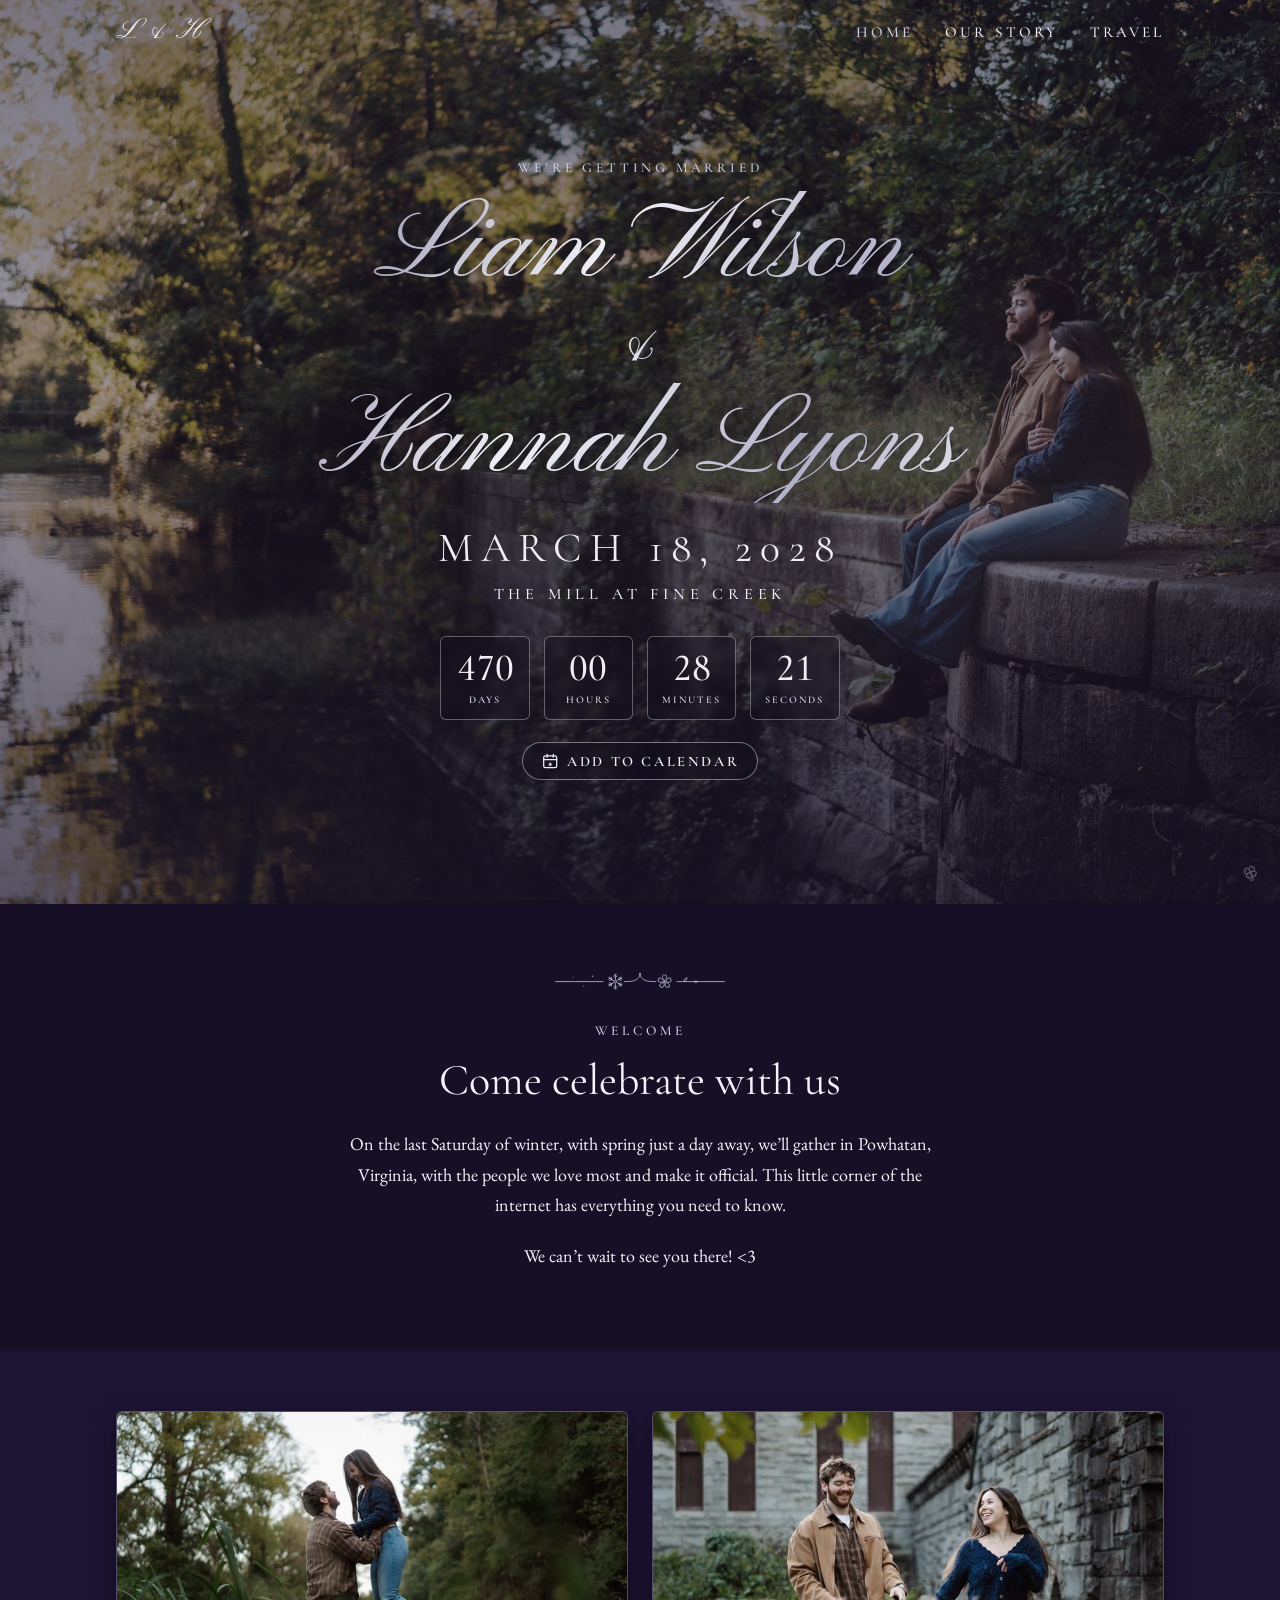
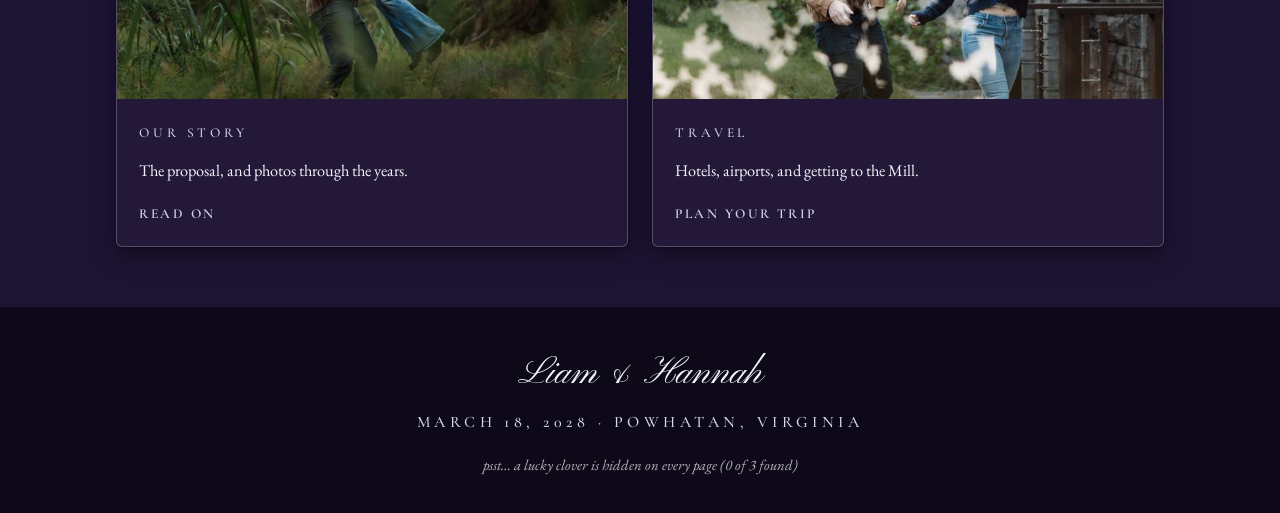
<file: index.html>
<!doctype html>
<html lang="en" class="no-js">
<head>
  <meta charset="utf-8">
  <meta name="viewport" content="width=device-width, initial-scale=1">
  <title>Liam & Hannah · March 18, 2028</title>
  <meta name="description" content="Liam Wilson and Hannah Lyons are getting married on March 18, 2028 at The Mill at Fine Creek.">
  <meta property="og:type" content="website">
  <meta property="og:site_name" content="Liam &amp; Hannah">
  <meta property="og:title" content="Liam &amp; Hannah · March 18, 2028">
  <meta property="og:description" content="We&#x27;re getting married! Saturday, March 18, 2028 at The Mill at Fine Creek in Powhatan, Virginia.">
  <meta property="og:url" content="https://liamandhannah.com/">
  <meta property="og:image" content="https://liamandhannah.com/img/share/home.jpg">
  <meta property="og:image:width" content="1200">
  <meta property="og:image:height" content="630">
  <meta property="og:image:alt" content="Liam and Hannah sitting together on an old stone canal wall at golden hour">
  <meta name="twitter:card" content="summary_large_image">
  <meta name="theme-color" content="#160F26">
  <link rel="icon" href="img/favicon.svg" type="image/svg+xml">
  <link rel="preconnect" href="https://fonts.googleapis.com">
  <link rel="preconnect" href="https://fonts.gstatic.com" crossorigin>
  <link href="https://fonts.googleapis.com/css2?family=Cormorant+Garamond:ital,wght@0,300;0,400;0,500;0,600;1,400&family=EB+Garamond:ital@0;1&family=Pinyon+Script&display=swap" rel="stylesheet">
  <script>(function () { var w = 0; function lock() { if (innerWidth === w) return; w = innerWidth; document.documentElement.style.setProperty("--app-h", innerHeight + "px"); } lock(); addEventListener("resize", lock); })();</script>
  <link rel="stylesheet" href="css/style.css?v=20261127a">
</head>
<body>
  <header class="site-header">
    <nav class="nav" aria-label="Main">
      <a class="nav-brand" href="./">L &amp; H</a>
      <button class="nav-toggle" aria-expanded="false" aria-controls="nav-links">Menu</button>
      <ul class="nav-links" id="nav-links">
        <li><a href="./" aria-current="page">Home</a></li>
        <li><a href="story.html">Our Story</a></li>
        <!-- hidden for now: <li><a href="party.html">Wedding Party</a></li> -->
        <!-- hidden for now: <li><a href="details.html">Details</a></li> -->
        <li><a href="travel.html">Travel</a></li>
        <!-- hidden for now: <li><a href="registry.html">Honeymoon Fund</a></li> -->
      </ul>
    </nav>
  </header>

  <main>
    <section class="hero">
      <img src="img/site/photo-0028.jpg" alt="Liam and Hannah sitting together on an old stone canal wall at golden hour" fetchpriority="high" style="object-position: 91% 45%">
      <div class="hero-inner">
        <span class="eyebrow">We’re getting married</span>
        <h1><span class="hero-name">Liam Wilson</span><span class="amp">&amp;</span><span class="hero-name">Hannah Lyons</span></h1>
        <p class="hero-meta">
          <span class="hero-date">March 18, 2028</span>
          <span>The Mill at Fine Creek</span>
        </p>
        <div class="countdown" data-countdown="2028-03-18T16:30:00-04:00" role="timer" aria-label="Countdown to the ceremony, March 18, 2028 at 4:30 pm">
          <div class="cd-unit"><span class="cd-num" data-unit="days">&ndash;</span><span class="cd-label">Days</span></div>
          <div class="cd-unit"><span class="cd-num" data-unit="hours">&ndash;</span><span class="cd-label">Hours</span></div>
          <div class="cd-unit"><span class="cd-num" data-unit="minutes">&ndash;</span><span class="cd-label">Minutes</span></div>
          <div class="cd-unit"><span class="cd-num" data-unit="seconds">&ndash;</span><span class="cd-label">Seconds</span></div>
        </div>
        <div class="hero-actions">
        <div class="cal-menu on-photo" data-cal-menu>
          <button class="cal-toggle" type="button" aria-expanded="false" aria-controls="cal-options-home">
            <svg viewBox="0 0 24 24" aria-hidden="true"><rect x="3.5" y="5" width="17" height="15.5" rx="2.5"/><path d="M3.5 10h17M8 3v4M16 3v4"/><path d="M12 13.2l.9 1.8 2 .3-1.45 1.4.35 2-1.8-.95-1.8.95.35-2-1.45-1.4 2-.3z" class="cal-star"/></svg>
            Add to calendar
          </button>
          <div class="cal-options" id="cal-options-home" hidden>
            <a href="liam-and-hannah-wedding.ics?v=2" download="liam-and-hannah-wedding.ics">Apple / Outlook</a>
            <a href="https://calendar.google.com/calendar/render?action=TEMPLATE&amp;text=Liam%20%26%20Hannah%27s%20Wedding&amp;dates=20280318T200000Z/20280319T030000Z&amp;details=Guests%20arrive%20at%204%3A00%20pm%2C%20ceremony%20at%204%3A30%20pm.%20Details%3A%20https%3A//liamandhannah.com/&amp;location=The%20Mill%20at%20Fine%20Creek%2C%20Powhatan%2C%20VA" target="_blank" rel="noopener">Google Calendar</a>
          </div>
        </div>
        </div>
      </div>
    </section>

    <section>
      <div class="narrow center reveal">
        <svg class="flourish" viewBox="0 0 200 40" aria-hidden="true"><use href="img/botanical.svg?v=20261102k#spring"></use></svg>
        <span class="eyebrow">Welcome</span>
        <h2>Come celebrate with us</h2>
        <p>On the last Saturday of winter, with spring just a day away, we’ll gather in Powhatan, Virginia, with the people we love most and make it official. This little corner of the internet has everything you need to know.</p>
        <p>We can’t wait to see you there! &lt;3</p>
      </div>
    </section>

    <section class="section-mist">
      <div class="wrap">
        <div class="grid link-cards">
          <a class="card reveal" href="story.html">
            <img src="img/site/thumbs/photo-0018.jpg" alt="" loading="lazy" style="object-position: 60% 40%">
            <div class="card-body">
              <span class="eyebrow">Our Story</span>
              <p>The proposal, and photos through the years.</p>
              <span class="more">Read on</span>
            </div>
          </a>
          <!-- hidden for now:
          <a class="card reveal" href="party.html">
            <img src="img/site/thumbs/photo-0058.jpg" alt="" loading="lazy" style="object-position: 50% 45%">
            <div class="card-body">
              <span class="eyebrow">Wedding Party</span>
              <p>Meet Team Hannah and Team Liam.</p>
              <span class="more">Meet the crew</span>
            </div>
          </a>
          -->
          <!-- hidden for now:
          <a class="card reveal" href="details.html">
            <img src="img/site/thumbs/photo-0036.jpg" alt="" loading="lazy">
            <div class="card-body">
              <span class="eyebrow">The Details</span>
              <p>Date, venue, and the schedule of the day.</p>
              <span class="more">See the day</span>
            </div>
          </a>
          -->
          <a class="card reveal" href="travel.html">
            <img src="img/site/thumbs/photo-0024.jpg" alt="" loading="lazy">
            <div class="card-body">
              <span class="eyebrow">Travel</span>
              <p>Hotels, airports, and getting to the Mill.</p>
              <span class="more">Plan your trip</span>
            </div>
          </a>
          <!-- hidden for now:
          <a class="card reveal" href="registry.html">
            <img src="img/site/thumbs/photo-0061.jpg" alt="" loading="lazy" style="object-position: 50% 32%">
            <div class="card-body">
              <span class="eyebrow">Honeymoon Fund</span>
              <p>Help us make a few honeymoon memories.</p>
              <span class="more">Contribute</span>
            </div>
          </a>
          -->
        </div>
      </div>
    </section>
  </main>

  <footer class="site-footer">
    <div class="script">Liam &amp; Hannah</div>
    <p class="eyebrow">March 18, 2028 · Powhatan, Virginia</p>
  </footer>

  <script src="js/main.js?v=20261127a"></script>
</body>
</html>
</file>
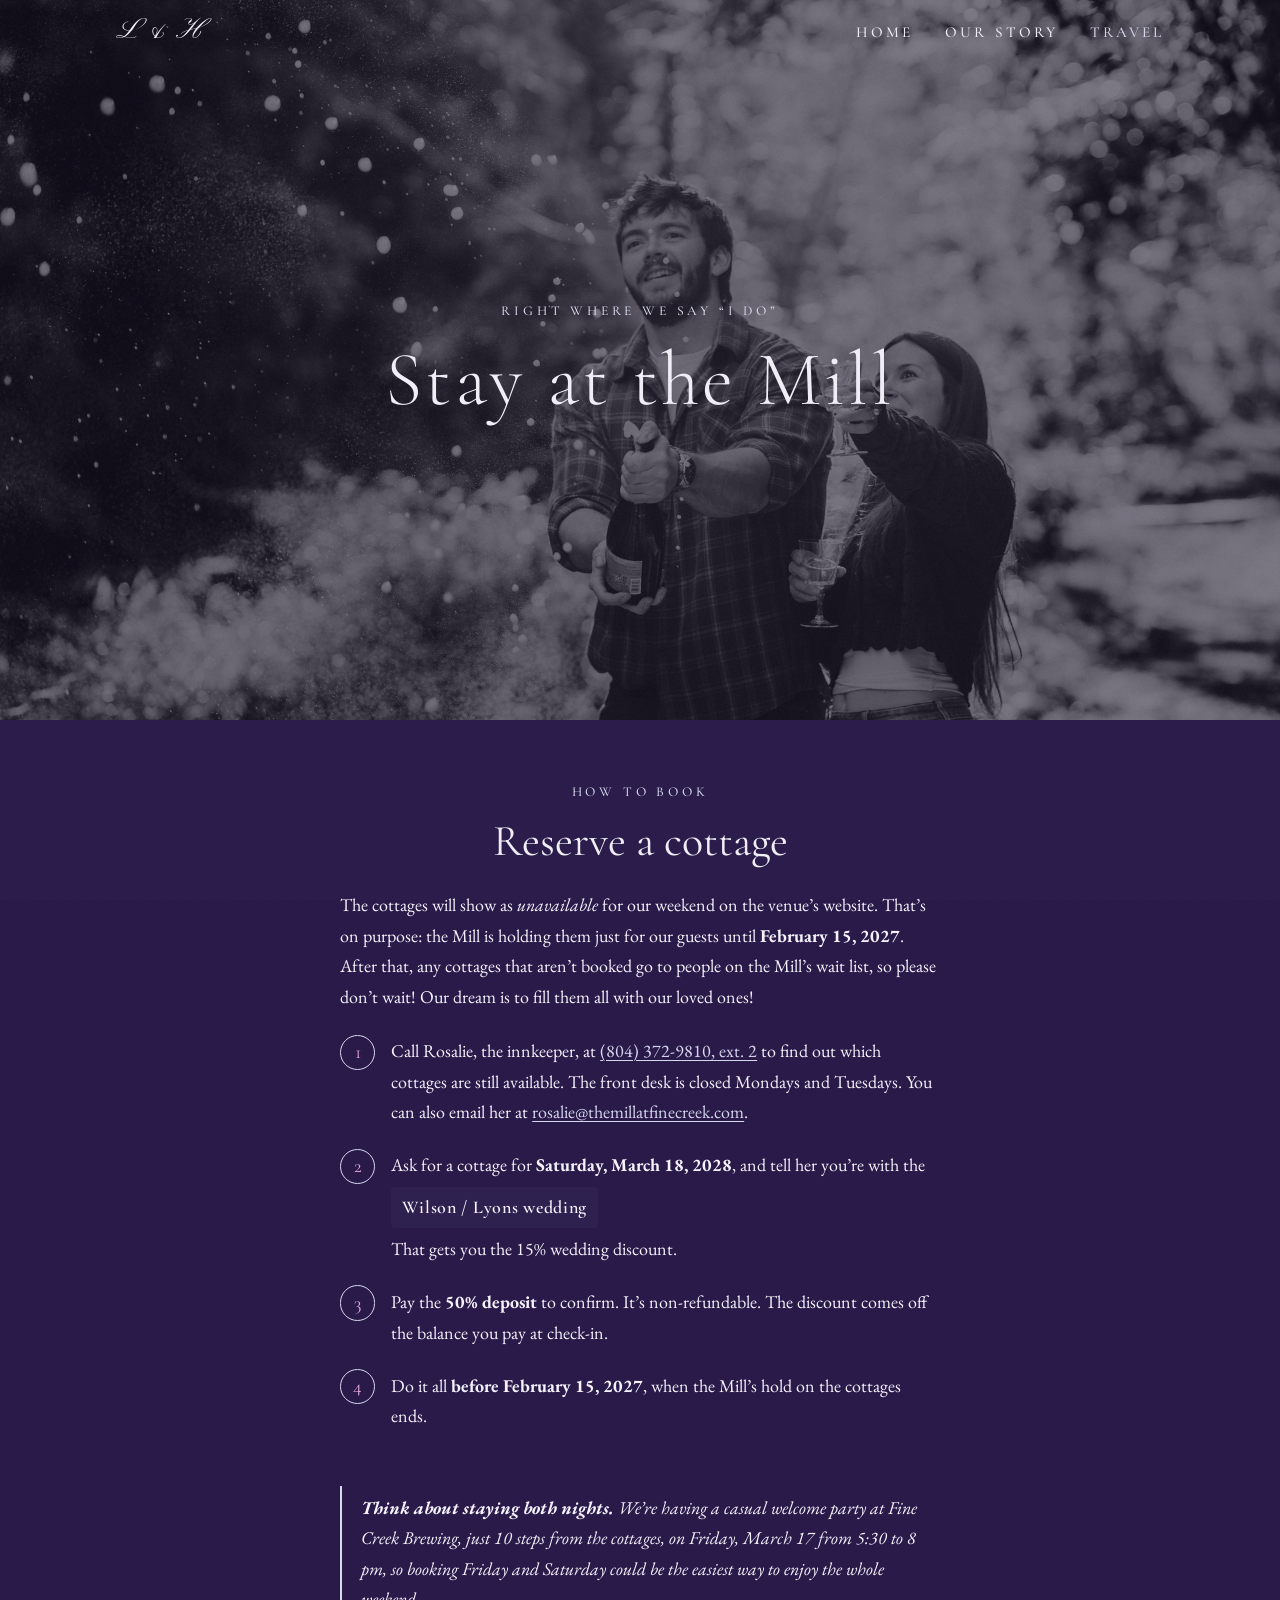
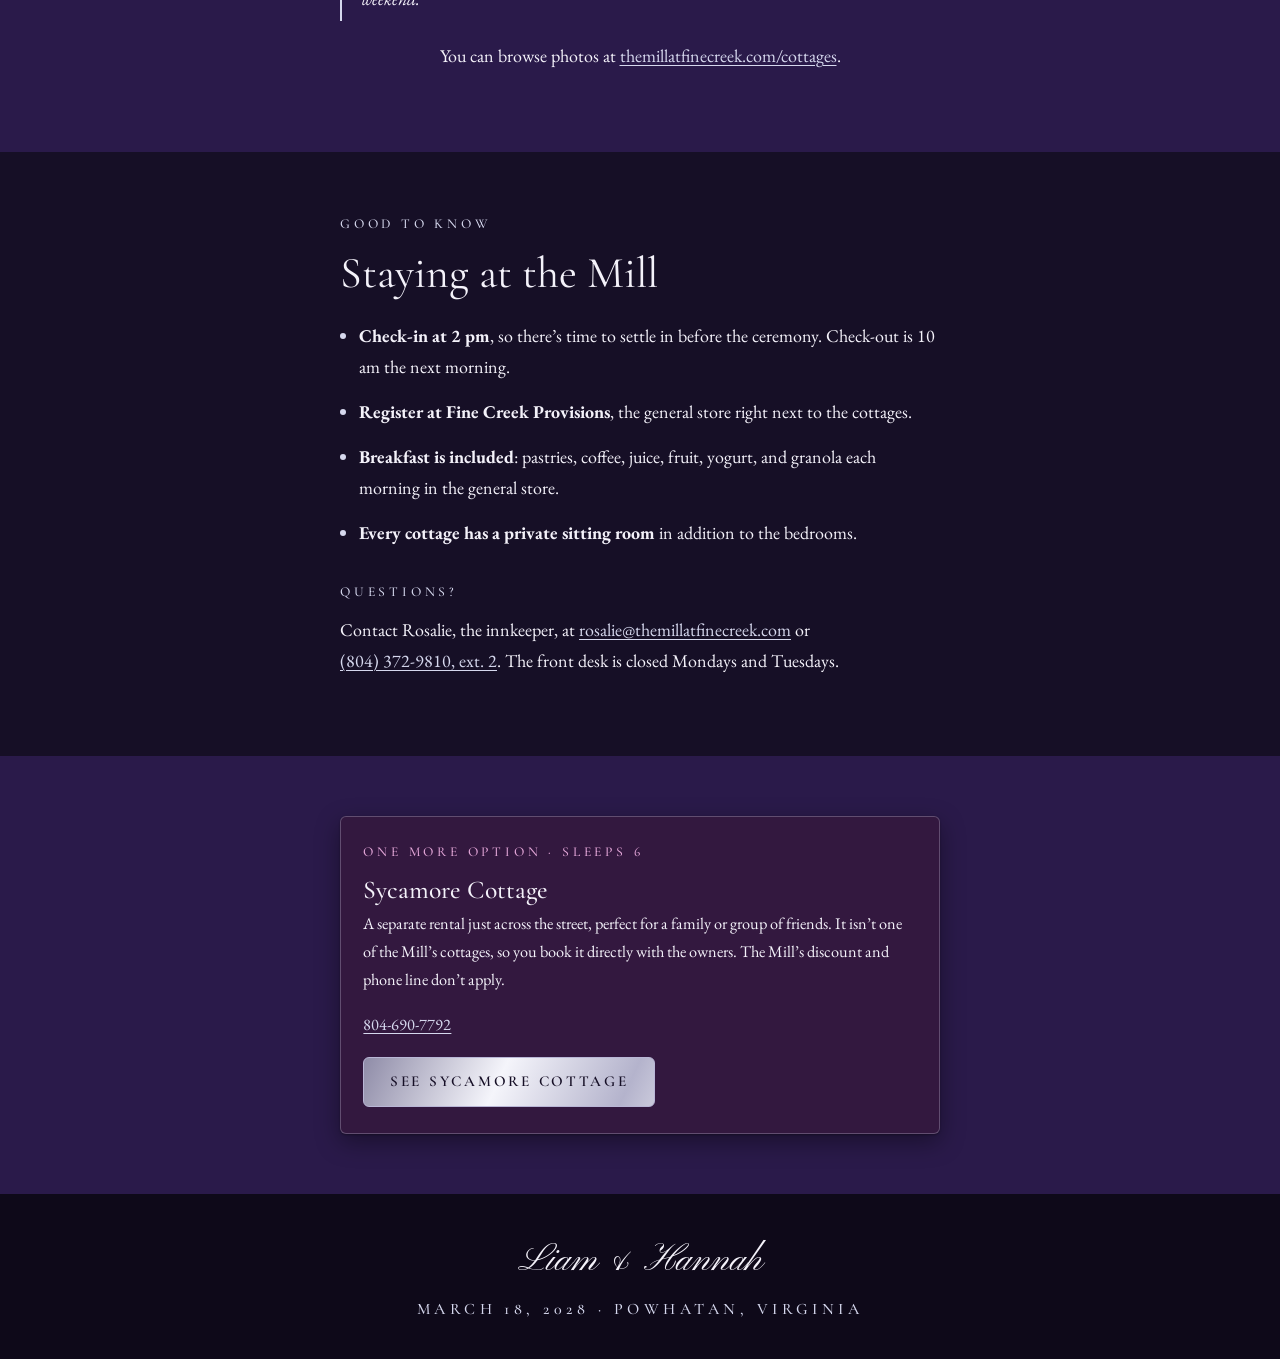
<file: cottages-8fd2a997fd810f79.html>
<!doctype html>
<html lang="en">
<head>
  <meta charset="utf-8">
  <meta name="robots" content="noindex">
  <title>Stay at the Mill · Liam &amp; Hannah</title>
  <link rel="canonical" href="https://liamandhannah.com/cottages.html">
  <meta http-equiv="refresh" content="0; url=cottages.html">
  <script>location.replace("cottages.html" + location.hash);</script>
</head>
<body>
  <p>This page has moved to <a href="cottages.html">Stay at the Mill</a>.</p>
</body>
</html>
</file>
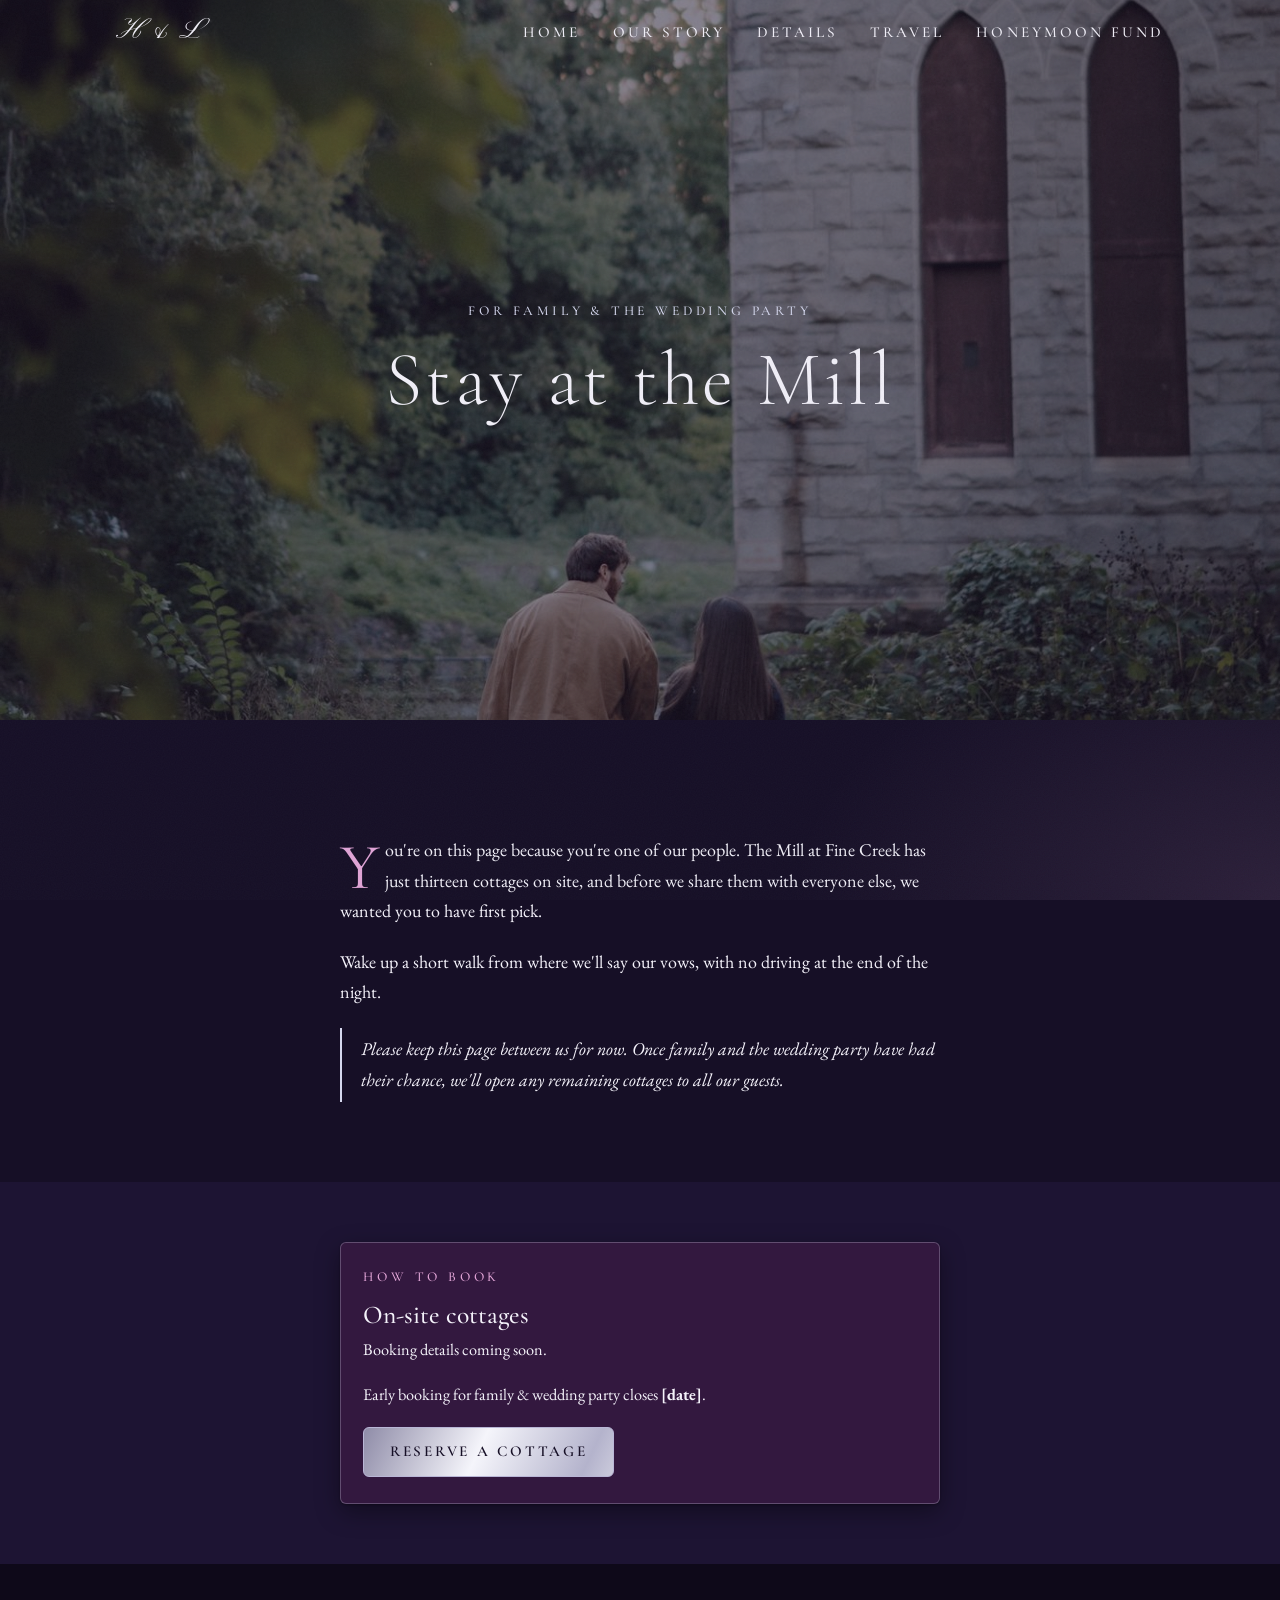
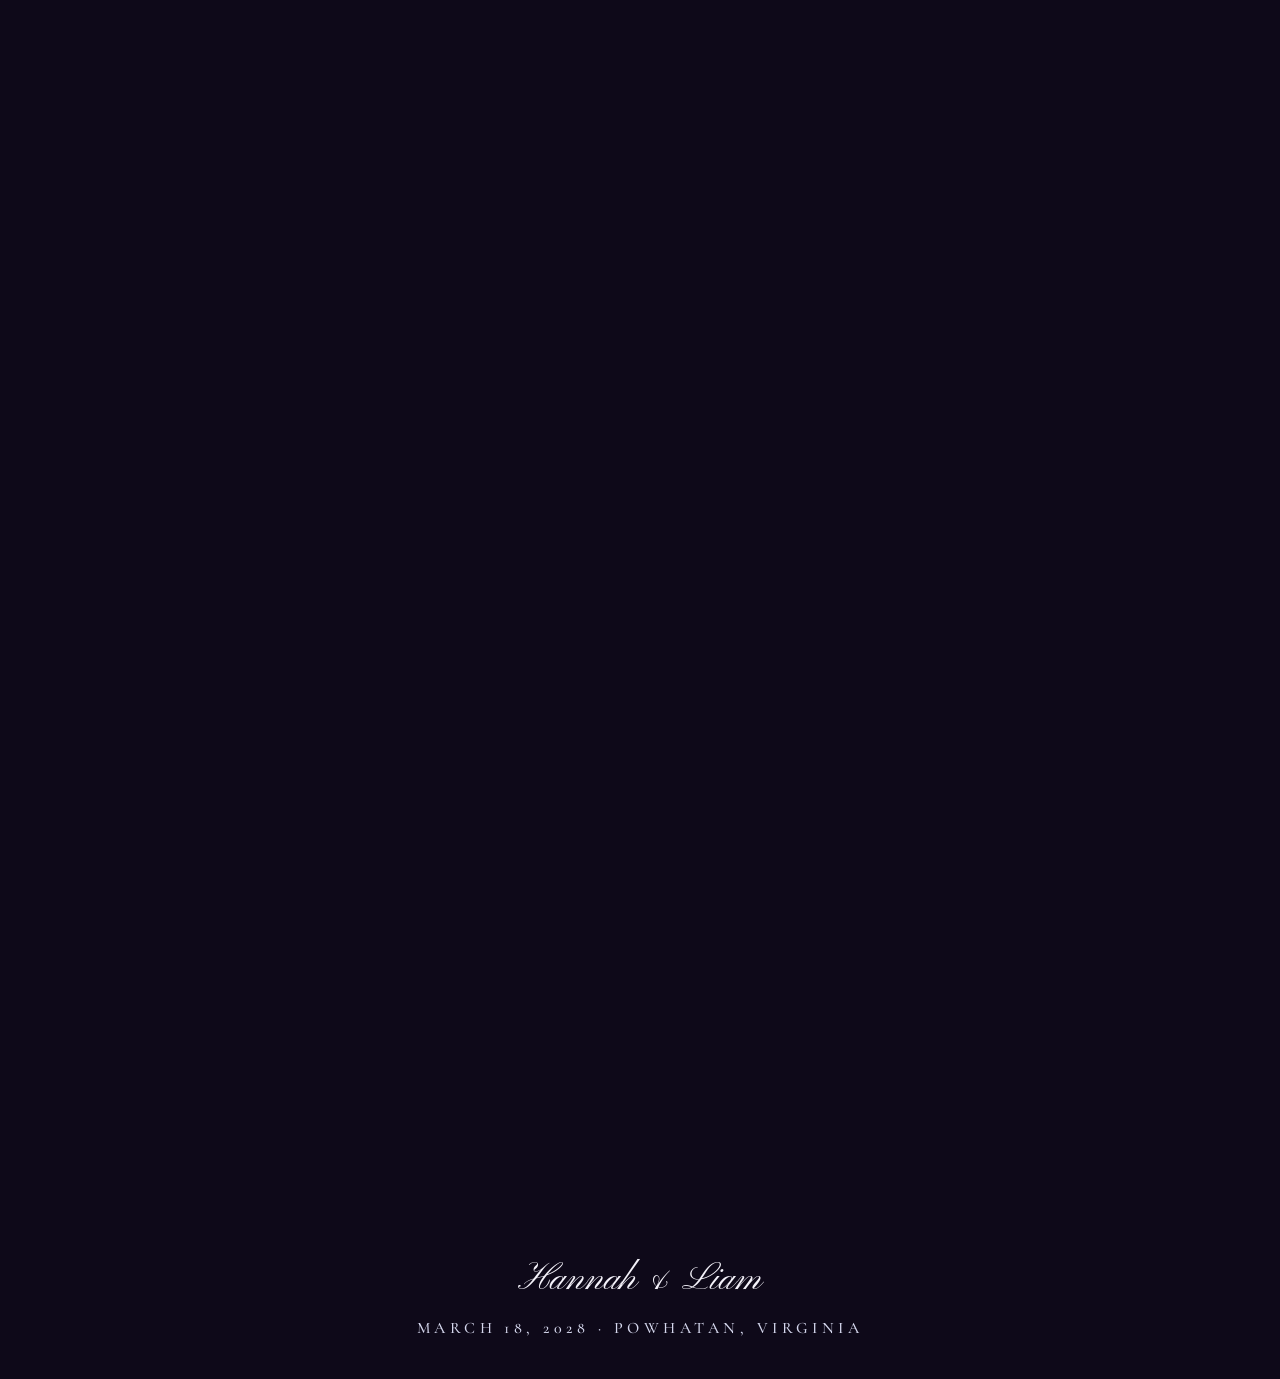
<file: cottages-a0b7c245fab33446.html>
<!doctype html>
<html lang="en" class="no-js">
<head>
  <meta charset="utf-8">
  <meta name="viewport" content="width=device-width, initial-scale=1">
  <meta name="robots" content="noindex, nofollow">
  <title>Cottages · Hannah & Liam</title>
  <meta name="theme-color" content="#1E2A38">
  <link rel="icon" href="data:image/svg+xml,<svg xmlns='http://www.w3.org/2000/svg' viewBox='0 0 40 40'><path fill='%2386627B' d='M24 6 A14 14 0 1 0 34 26 A11 11 0 1 1 24 6 Z'/></svg>">
  <link rel="preconnect" href="https://fonts.googleapis.com">
  <link rel="preconnect" href="https://fonts.gstatic.com" crossorigin>
  <link href="https://fonts.googleapis.com/css2?family=Cormorant+Garamond:ital,wght@0,300;0,400;0,500;0,600;1,400&family=EB+Garamond:ital@0;1&family=Pinyon+Script&display=swap" rel="stylesheet">
  <link rel="stylesheet" href="css/style.css">
</head>
<body>
  <header class="site-header">
    <nav class="nav" aria-label="Main">
      <a class="nav-brand" href="./">H &amp; L</a>
      <button class="nav-toggle" aria-expanded="false" aria-controls="nav-links">Menu</button>
      <ul class="nav-links" id="nav-links">
        <li><a href="./">Home</a></li>
        <li><a href="story.html">Our Story</a></li>
        <li><a href="details.html">Details</a></li>
        <li><a href="travel.html">Travel</a></li>
        <li><a href="registry.html">Honeymoon Fund</a></li>
      </ul>
    </nav>
  </header>

  <main>
    <section class="banner">
      <img src="img/gallery/photo-0021.jpg" alt="" style="object-position: 50% 45%">
      <div class="banner-inner">
        <span class="eyebrow">For family &amp; the wedding party</span>
        <h1>Stay at the Mill</h1>
      </div>
    </section>

    <section>
      <div class="narrow reveal">
        <svg class="flourish" viewBox="0 0 200 40" aria-hidden="true"><use href="img/botanical.svg#sprig"></use></svg>
        <p class="drop-cap">You're on this page because you're one of our people. The Mill at Fine Creek has just thirteen cottages on site, and before we share them with everyone else, we wanted you to have first pick.</p>
        <p>Wake up a short walk from where we'll say our vows, with no driving at the end of the night.</p>
        <p class="note">Please keep this page between us for now. Once family and the wedding party have had their chance, we'll open any remaining cottages to all our guests.</p>
      </div>
    </section>

    <section class="section-mist">
      <div class="narrow">
        <article class="card card-rose reveal">
          <div class="card-body">
            <span class="eyebrow">How to book</span>
            <h3>On-site cottages</h3>
            <!-- TODO: how are cottages booked? (venue contact, link, or "text Hannah") -->
            <p>Booking details coming soon.</p>
            <!-- TODO: nightly rate, minimum stay, and the date this early window closes -->
            <p>Early booking for family &amp; wedding party closes <strong>[date]</strong>.</p>
            <a class="btn" href="#">Reserve a cottage</a>
          </div>
        </article>
      </div>
    </section>
  </main>

  <footer class="site-footer">
    <svg aria-hidden="true" viewBox="0 0 40 40"><use href="img/botanical.svg#moon"></use></svg>
    <div class="script">Hannah &amp; Liam</div>
    <p class="eyebrow">March 18, 2028 · Powhatan, Virginia</p>
  </footer>

  <script src="js/main.js"></script>
</body>
</html>
</file>
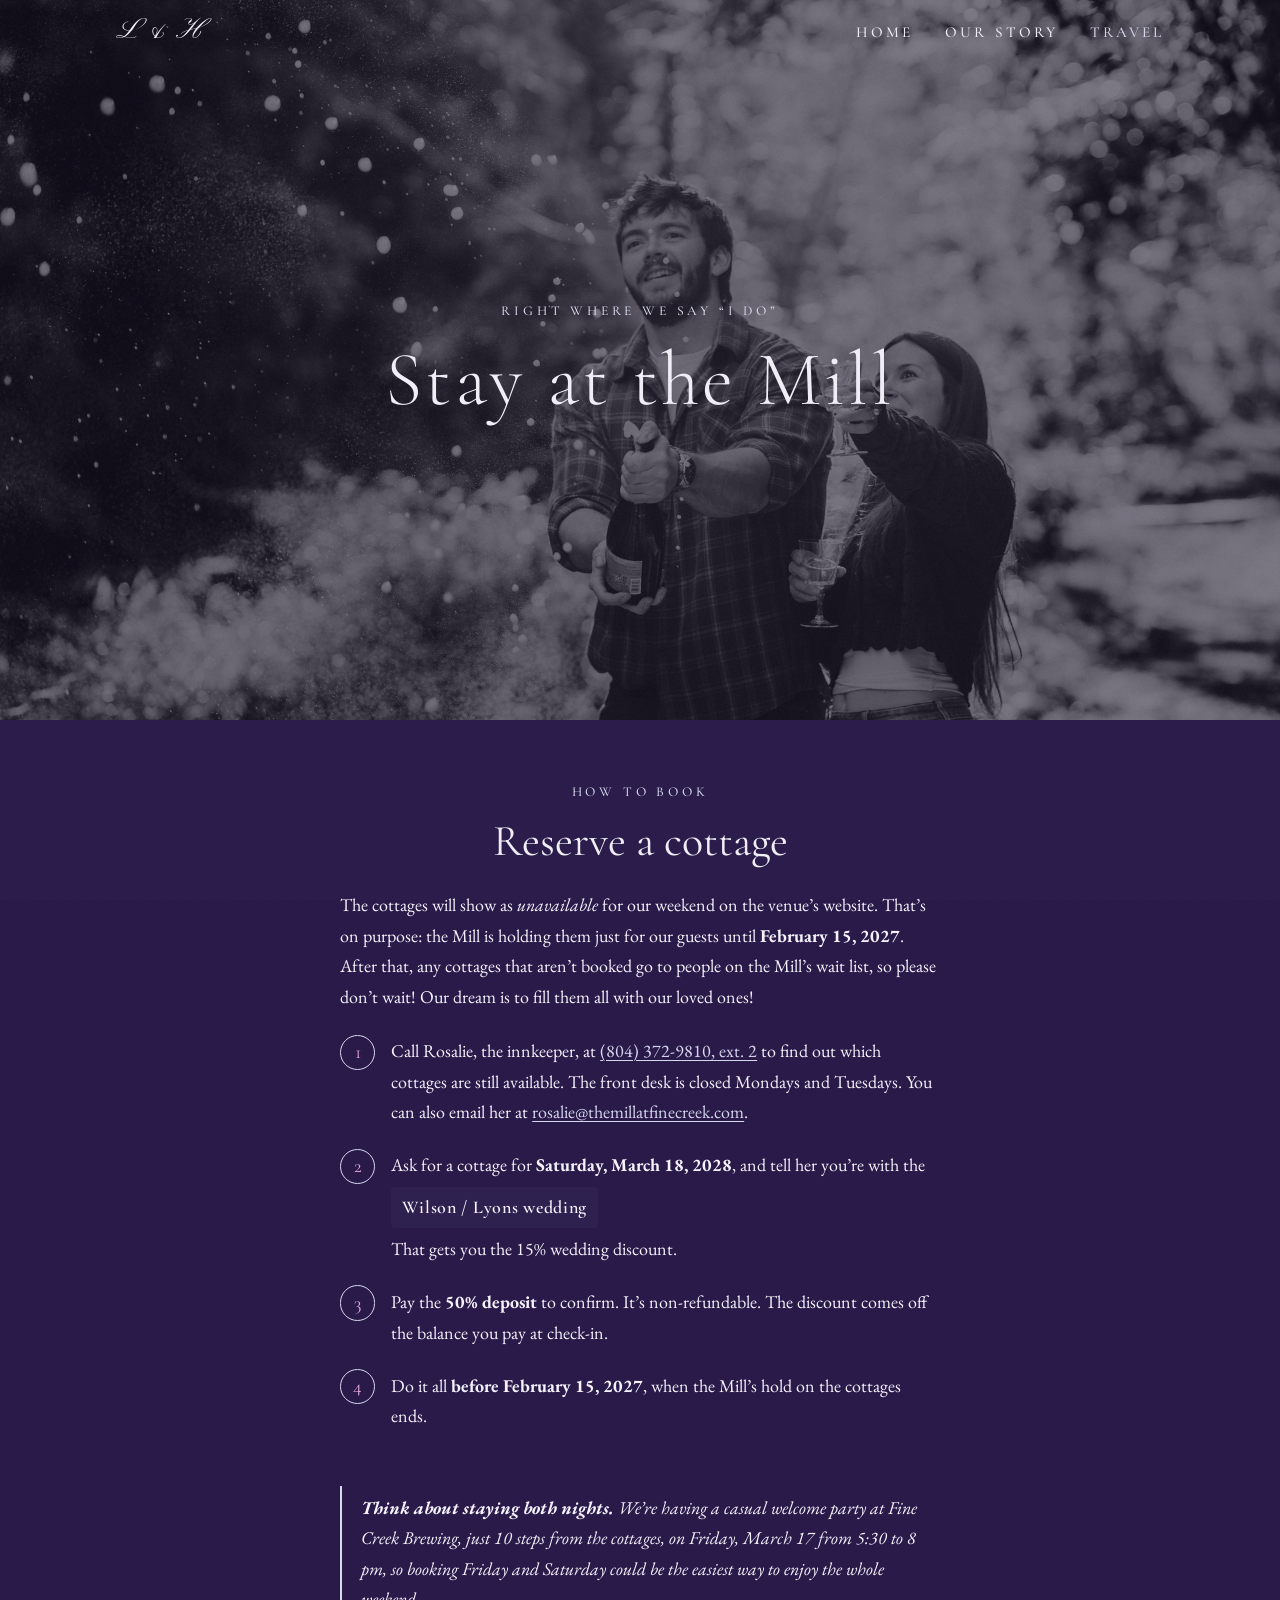
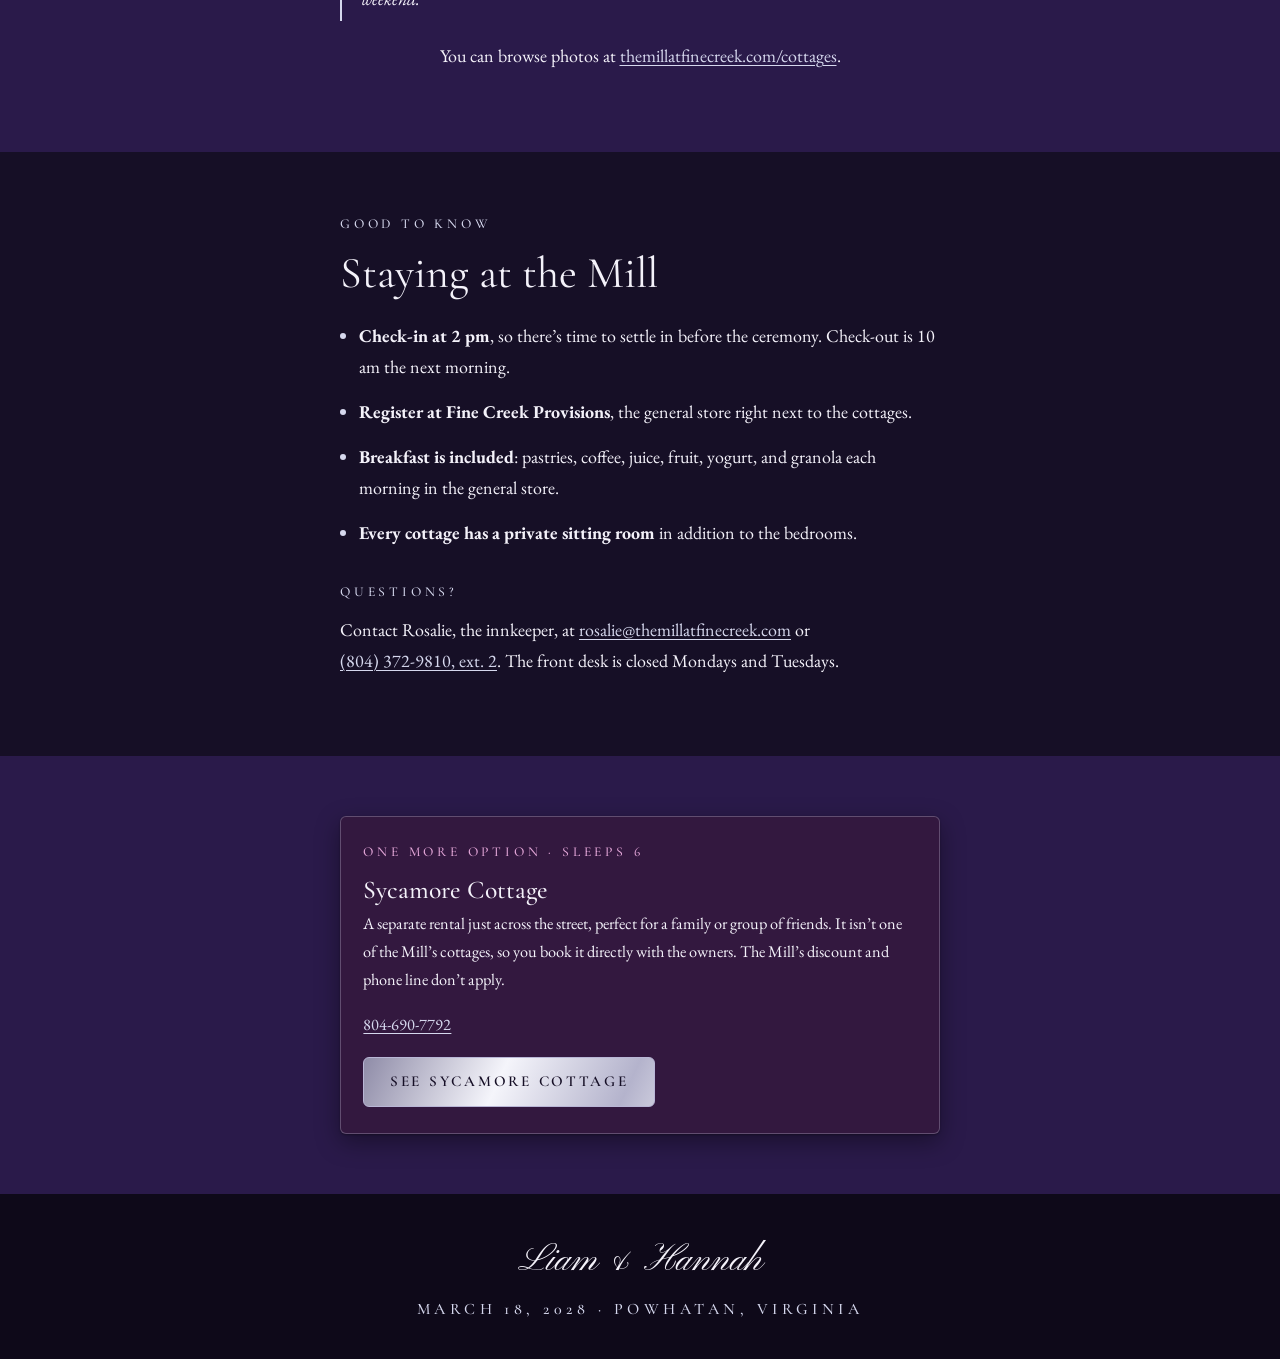
<file: cottages.html>
<!doctype html>
<html lang="en" class="no-js">
<head>
  <meta charset="utf-8">
  <meta name="viewport" content="width=device-width, initial-scale=1">
  <title>Stay at the Mill · Liam & Hannah</title>
  <meta name="description" content="Book a cottage at The Mill at Fine Creek for Liam and Hannah's wedding weekend, with a 15% wedding discount.">
  <meta property="og:type" content="website">
  <meta property="og:site_name" content="Liam &amp; Hannah">
  <meta property="og:title" content="Stay at the Mill · Liam &amp; Hannah">
  <meta property="og:description" content="Stay right where we say 'I do': cottages at The Mill at Fine Creek, with a wedding discount for our guests.">
  <meta property="og:url" content="https://liamandhannah.com/cottages.html">
  <meta property="og:image" content="https://liamandhannah.com/img/share/cottages.jpg">
  <meta property="og:image:width" content="1200">
  <meta property="og:image:height" content="630">
  <meta property="og:image:alt" content="Liam popping a bottle of champagne beside Hannah">
  <meta name="twitter:card" content="summary_large_image">
  <meta name="theme-color" content="#160F26">
  <link rel="icon" href="img/favicon.svg" type="image/svg+xml">
  <link rel="preconnect" href="https://fonts.googleapis.com">
  <link rel="preconnect" href="https://fonts.gstatic.com" crossorigin>
  <link href="https://fonts.googleapis.com/css2?family=Cormorant+Garamond:ital,wght@0,300;0,400;0,500;0,600;1,400&family=EB+Garamond:ital@0;1&family=Pinyon+Script&display=swap" rel="stylesheet">
  <script>(function () { var w = 0; function lock() { if (innerWidth === w) return; w = innerWidth; document.documentElement.style.setProperty("--app-h", innerHeight + "px"); } lock(); addEventListener("resize", lock); })();</script>
  <link rel="stylesheet" href="css/style.css?v=20261127a">
</head>
<body>
  <header class="site-header">
    <nav class="nav" aria-label="Main">
      <a class="nav-brand" href="./">L &amp; H</a>
      <button class="nav-toggle" aria-expanded="false" aria-controls="nav-links">Menu</button>
      <ul class="nav-links" id="nav-links">
        <li><a href="./">Home</a></li>
        <li><a href="story.html">Our Story</a></li>
        <!-- hidden for now: <li><a href="party.html">Wedding Party</a></li> -->
        <!-- hidden for now: <li><a href="details.html">Details</a></li> -->
        <li><a href="travel.html" aria-current="page">Travel</a></li>
        <!-- hidden for now: <li><a href="registry.html">Honeymoon Fund</a></li> -->
      </ul>
    </nav>
  </header>

  <main>
    <section class="banner">
      <img src="img/site/photo-0068.jpg" alt="" style="object-position: 70% 25%">
      <div class="banner-inner">
        <span class="eyebrow">Right where we say “I do”</span>
        <h1>Stay at the Mill</h1>
      </div>
    </section>

    <section class="section-dark">
      <div class="narrow">
        <div class="center reveal">
          <span class="eyebrow">How to book</span>
          <h2>Reserve a cottage</h2>
        </div>
        <p class="reveal">The cottages will show as <em>unavailable</em> for our weekend on the venue’s website. That’s on purpose: the Mill is holding them just for our guests until <strong>February 15, 2027</strong>. After that, any cottages that aren’t booked go to people on the Mill’s wait list, so please don’t wait! Our dream is to fill them all with our loved ones!</p>
        <ol class="steps reveal">
          <li>Call Rosalie, the innkeeper, at <a href="tel:+18043729810,2">(804) 372-9810, ext. 2</a> to find out which cottages are still available. The front desk is closed Mondays and Tuesdays. You can also email her at <a href="mailto:rosalie@themillatfinecreek.com">rosalie@themillatfinecreek.com</a>.</li>
          <li>Ask for a cottage for <strong>Saturday, March 18, 2028</strong>, and tell her you’re with the
            <span class="copy-line">Wilson / Lyons wedding</span><br>
            That gets you the 15% wedding discount.</li>
          <li>Pay the <strong>50% deposit</strong> to confirm. It’s non-refundable. The discount comes off the balance you pay at check-in.</li>
          <li>Do it all <strong>before February 15, 2027</strong>, when the Mill’s hold on the cottages ends.</li>
        </ol>
        <p class="note reveal"><strong>Think about staying both nights.</strong> We’re having a casual welcome party at Fine Creek Brewing, just 10 steps from the cottages, on Friday, March 17 from 5:30 to 8 pm, so booking Friday and Saturday could be the easiest way to enjoy the whole weekend.</p>
        <p class="center reveal">You can browse photos at <a href="https://www.themillatfinecreek.com/cottages" target="_blank" rel="noopener">themillatfinecreek.com/cottages</a>.</p>
      </div>
    </section>

    <section>
      <div class="narrow reveal">
        <span class="eyebrow">Good to know</span>
        <h2>Staying at the Mill</h2>
        <ul class="stay-list">
          <li><strong>Check-in at 2 pm</strong>, so there’s time to settle in before the ceremony. Check-out is 10 am the next morning.</li>
          <li><strong>Register at Fine Creek Provisions</strong>, the general store right next to the cottages.</li>
          <li><strong>Breakfast is included</strong>: pastries, coffee, juice, fruit, yogurt, and granola each morning in the general store.</li>
          <li><strong>Every cottage has a private sitting room</strong> in addition to the bedrooms.</li>
        </ul>
        <span class="eyebrow" style="margin-top:2rem">Questions?</span>
        <p>Contact Rosalie, the innkeeper, at <a href="mailto:rosalie@themillatfinecreek.com">rosalie@themillatfinecreek.com</a> or <a href="tel:+18043729810,2">(804) 372-9810, ext. 2</a>. The front desk is closed Mondays and Tuesdays.</p>
      </div>
    </section>

    <section class="section-dark">
      <div class="narrow">
        <article class="card card-rose reveal">
          <div class="card-body">
            <span class="eyebrow">One more option · sleeps 6</span>
            <h3>Sycamore Cottage</h3>
            <p>A separate rental just across the street, perfect for a family or group of friends. It isn’t one of the Mill’s cottages, so you book it directly with the owners. The Mill’s discount and phone line don’t apply.</p>
            <p><a href="tel:+18046907792">804-690-7792</a></p>
            <a class="btn" href="https://www.sycamorebuilding.com/sycamorecottage" target="_blank" rel="noopener">See Sycamore Cottage</a>
          </div>
        </article>
      </div>
    </section>
  </main>

  <footer class="site-footer">
    <div class="script">Liam &amp; Hannah</div>
    <p class="eyebrow">March 18, 2028 · Powhatan, Virginia</p>
  </footer>

  <script src="js/main.js?v=20261127a"></script>
</body>
</html>
</file>
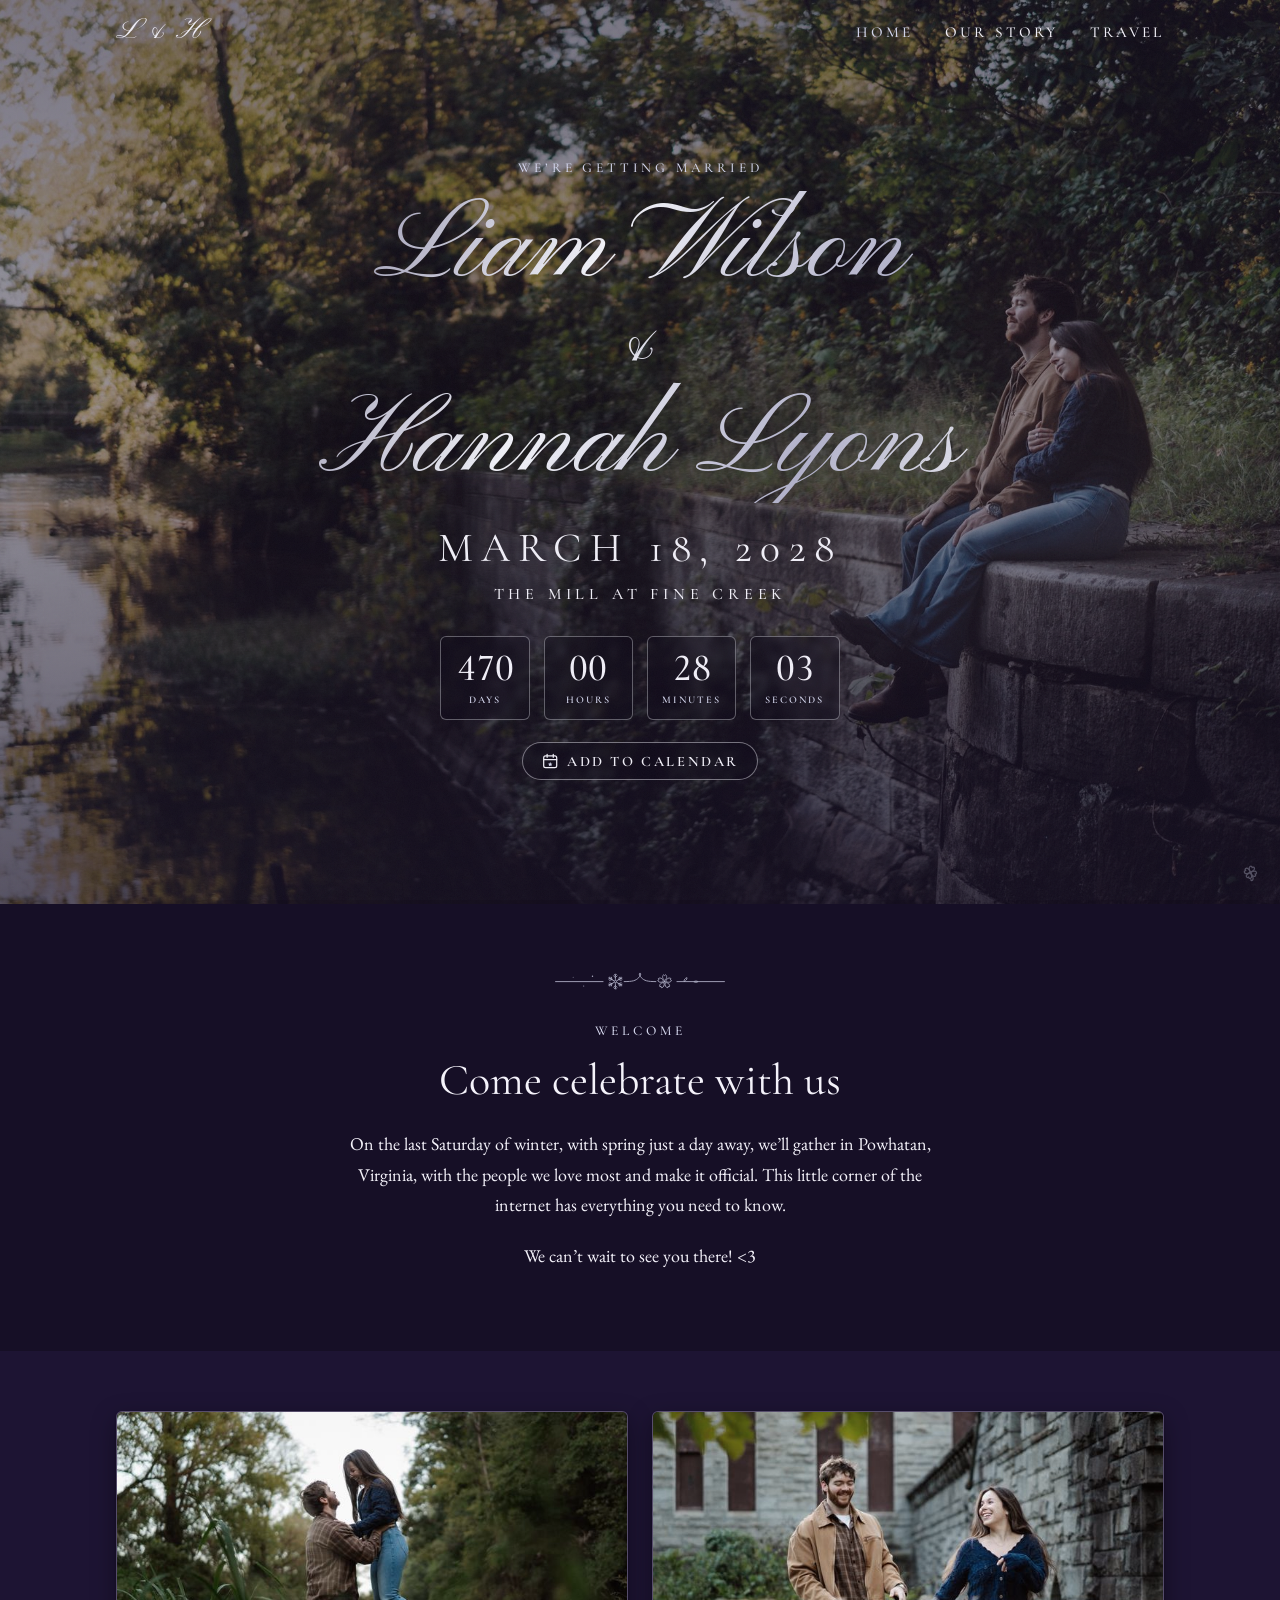
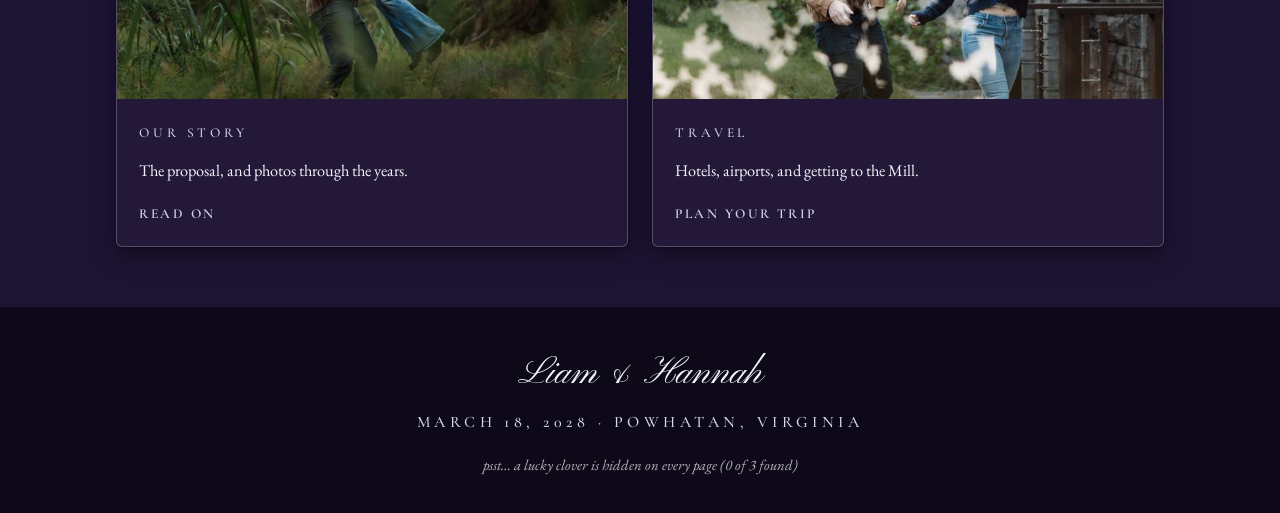
<file: details.html>
<!doctype html>
<html lang="en" class="no-js">
<head>
  <meta charset="utf-8">
  <!-- hidden for now: this page sends visitors to Home (a local preview still shows it) -->
  <script>if (!/^(localhost|127\.0\.0\.1|\[::1\])$/.test(location.hostname)) location.replace("./");</script>
  <meta name="robots" content="noindex">
  <meta name="viewport" content="width=device-width, initial-scale=1">
  <title>The Details · Liam & Hannah</title>
  <meta name="description" content="Date, venue, and schedule for Liam and Hannah's wedding.">
  <meta property="og:type" content="website">
  <meta property="og:site_name" content="Liam &amp; Hannah">
  <meta property="og:title" content="The Details · Liam &amp; Hannah">
  <meta property="og:description" content="Saturday, March 18, 2028 at The Mill at Fine Creek: the schedule, attire, and everything you need for the day.">
  <meta property="og:url" content="https://liamandhannah.com/details.html">
  <meta property="og:image" content="https://liamandhannah.com/img/share/details.jpg">
  <meta property="og:image:width" content="1200">
  <meta property="og:image:height" content="630">
  <meta property="og:image:alt" content="Liam and Hannah in front of the arched wooden doors of an old stone chapel">
  <meta name="twitter:card" content="summary_large_image">
  <meta name="theme-color" content="#160F26">
  <link rel="icon" href="img/favicon.svg" type="image/svg+xml">
  <link rel="preconnect" href="https://fonts.googleapis.com">
  <link rel="preconnect" href="https://fonts.gstatic.com" crossorigin>
  <link href="https://fonts.googleapis.com/css2?family=Cormorant+Garamond:ital,wght@0,300;0,400;0,500;0,600;1,400&family=EB+Garamond:ital@0;1&family=Pinyon+Script&display=swap" rel="stylesheet">
  <script>(function () { var w = 0; function lock() { if (innerWidth === w) return; w = innerWidth; document.documentElement.style.setProperty("--app-h", innerHeight + "px"); } lock(); addEventListener("resize", lock); })();</script>
  <link rel="stylesheet" href="css/style.css?v=20261127a">
</head>
<body>
  <header class="site-header">
    <nav class="nav" aria-label="Main">
      <a class="nav-brand" href="./">L &amp; H</a>
      <button class="nav-toggle" aria-expanded="false" aria-controls="nav-links">Menu</button>
      <ul class="nav-links" id="nav-links">
        <li><a href="./">Home</a></li>
        <li><a href="story.html">Our Story</a></li>
        <!-- hidden for now: <li><a href="party.html">Wedding Party</a></li> -->
        <!-- hidden for now: <li><a href="details.html" aria-current="page">Details</a></li> -->
        <li><a href="travel.html">Travel</a></li>
        <!-- hidden for now: <li><a href="registry.html">Honeymoon Fund</a></li> -->
      </ul>
    </nav>
  </header>

  <main>
    <section class="banner">
      <img src="img/site/photo-0036.jpg" alt="" style="object-position: 42% 18%">
      <div class="banner-inner">
        <span class="eyebrow">Saturday, March 18, 2028</span>
        <h1>The Details</h1>
      </div>
    </section>

    <section>
      <div class="wrap">
        <div class="facts">
          <div class="fact reveal">
            <span class="eyebrow label">When</span>
            <div class="value">Saturday<br>March 18, 2028<br>4:30 pm</div>
            <div class="cal-menu" data-cal-menu>
          <button class="cal-toggle" type="button" aria-expanded="false" aria-controls="cal-options-details">
            <svg viewBox="0 0 24 24" aria-hidden="true"><rect x="3.5" y="5" width="17" height="15.5" rx="2.5"/><path d="M3.5 10h17M8 3v4M16 3v4"/><path d="M12 13.2l.9 1.8 2 .3-1.45 1.4.35 2-1.8-.95-1.8.95.35-2-1.45-1.4 2-.3z" class="cal-star"/></svg>
            Add to calendar
          </button>
          <div class="cal-options" id="cal-options-details" hidden>
            <a href="liam-and-hannah-wedding.ics?v=2" download="liam-and-hannah-wedding.ics">Apple / Outlook</a>
            <a href="https://calendar.google.com/calendar/render?action=TEMPLATE&amp;text=Liam%20%26%20Hannah%27s%20Wedding&amp;dates=20280318T200000Z/20280319T030000Z&amp;details=Guests%20arrive%20at%204%3A00%20pm%2C%20ceremony%20at%204%3A30%20pm.%20Details%3A%20https%3A//liamandhannah.com/&amp;location=The%20Mill%20at%20Fine%20Creek%2C%20Powhatan%2C%20VA" target="_blank" rel="noopener">Google Calendar</a>
          </div>
        </div>
          </div>
          <div class="fact reveal">
            <span class="eyebrow label">Where</span>
            <div class="value">The Mill at<br>Fine Creek</div>
            <p>Powhatan, Virginia<br>
              <a href="https://www.google.com/maps/search/?api=1&query=The+Mill+at+Fine+Creek+Powhatan+VA" target="_blank" rel="noopener">Open in Maps</a></p>
          </div>
          <div class="fact reveal">
            <span class="eyebrow label">Attire</span>
            <div class="value">Semi-formal</div>
          </div>
        </div>
      </div>
    </section>

    <section class="section-dark" id="schedule">
      <div class="narrow">
        <div class="center reveal">
          <svg class="flourish" viewBox="0 0 200 40" aria-hidden="true"><use href="img/botanical.svg?v=20261102k#spring"></use></svg>
          <span class="eyebrow">The weekend</span>
          <h2>Schedule</h2>
        </div>
        <div class="schedule-day reveal" id="welcome-party">
          <h3>Friday, March 17</h3>
          <ol class="schedule">
            <li><time>4:00–4:30 pm</time><div><strong>Rehearsal <span class="schedule-tag">Wedding party only</span></strong><span>A quick run-through at the Mill so everyone knows where to stand. Everyone else, we’ll see you at 5:30!</span></div></li>
            <li><time>5:30–8:00 pm</time><div><strong>Welcome Party</strong><span><em data-clover-burst>Happy St. Patrick’s Day!</em> <svg class="inline-clover" viewBox="0 0 40 40" aria-hidden="true"><use href="img/botanical.svg?v=20261102k#clover"></use></svg> Join us at Fine Creek Brewing, right next door to the venue, for a casual, come-and-go night before the big day. Stop by whenever you like, grab a beer or a bite from the taproom, and help us kick off the weekend. No RSVP needed. <a href="https://www.google.com/maps/search/?api=1&query=Fine+Creek+Brewing+Company+Powhatan+VA" target="_blank" rel="noopener">Open in Maps</a></span></div></li>
          </ol>
        </div>
        <div class="schedule-day reveal">
          <h3>Saturday, March 18</h3>
          <ol class="schedule">
          <li><time>4:00 pm</time><div><strong>Guests arrive</strong><span>Please be seated by <span class="secret-puff" data-puff>4:20</span>.</span></div></li>
          <li><time>4:30 pm</time><div><strong>Ceremony</strong><span>The moment we’ve been waiting for.</span></div></li>
          <li><time>5:00 pm</time><div><strong>Cocktail hour</strong><span>Drinks and bites.</span></div></li>
          <li><time>6:30 pm</time><div><strong>Dinner, first dance &amp; toasts</strong><span>Candlelight, good food, and a few speeches.</span></div></li>
          <li><time>7:30 pm</time><div><strong>Dancing</strong><span>Bring your best moves.</span></div></li>
          <li><time>11:00 pm</time><div><strong>Send-off</strong><span>Goodnight, and thanks for coming!</span></div></li>
        </ol>
        </div>
      </div>
    </section>
  </main>

  <footer class="site-footer">
    <div class="script">Liam &amp; Hannah</div>
    <p class="eyebrow">March 18, 2028 · Powhatan, Virginia</p>
  </footer>

  <script src="js/main.js?v=20261127a"></script>
</body>
</html>
</file>
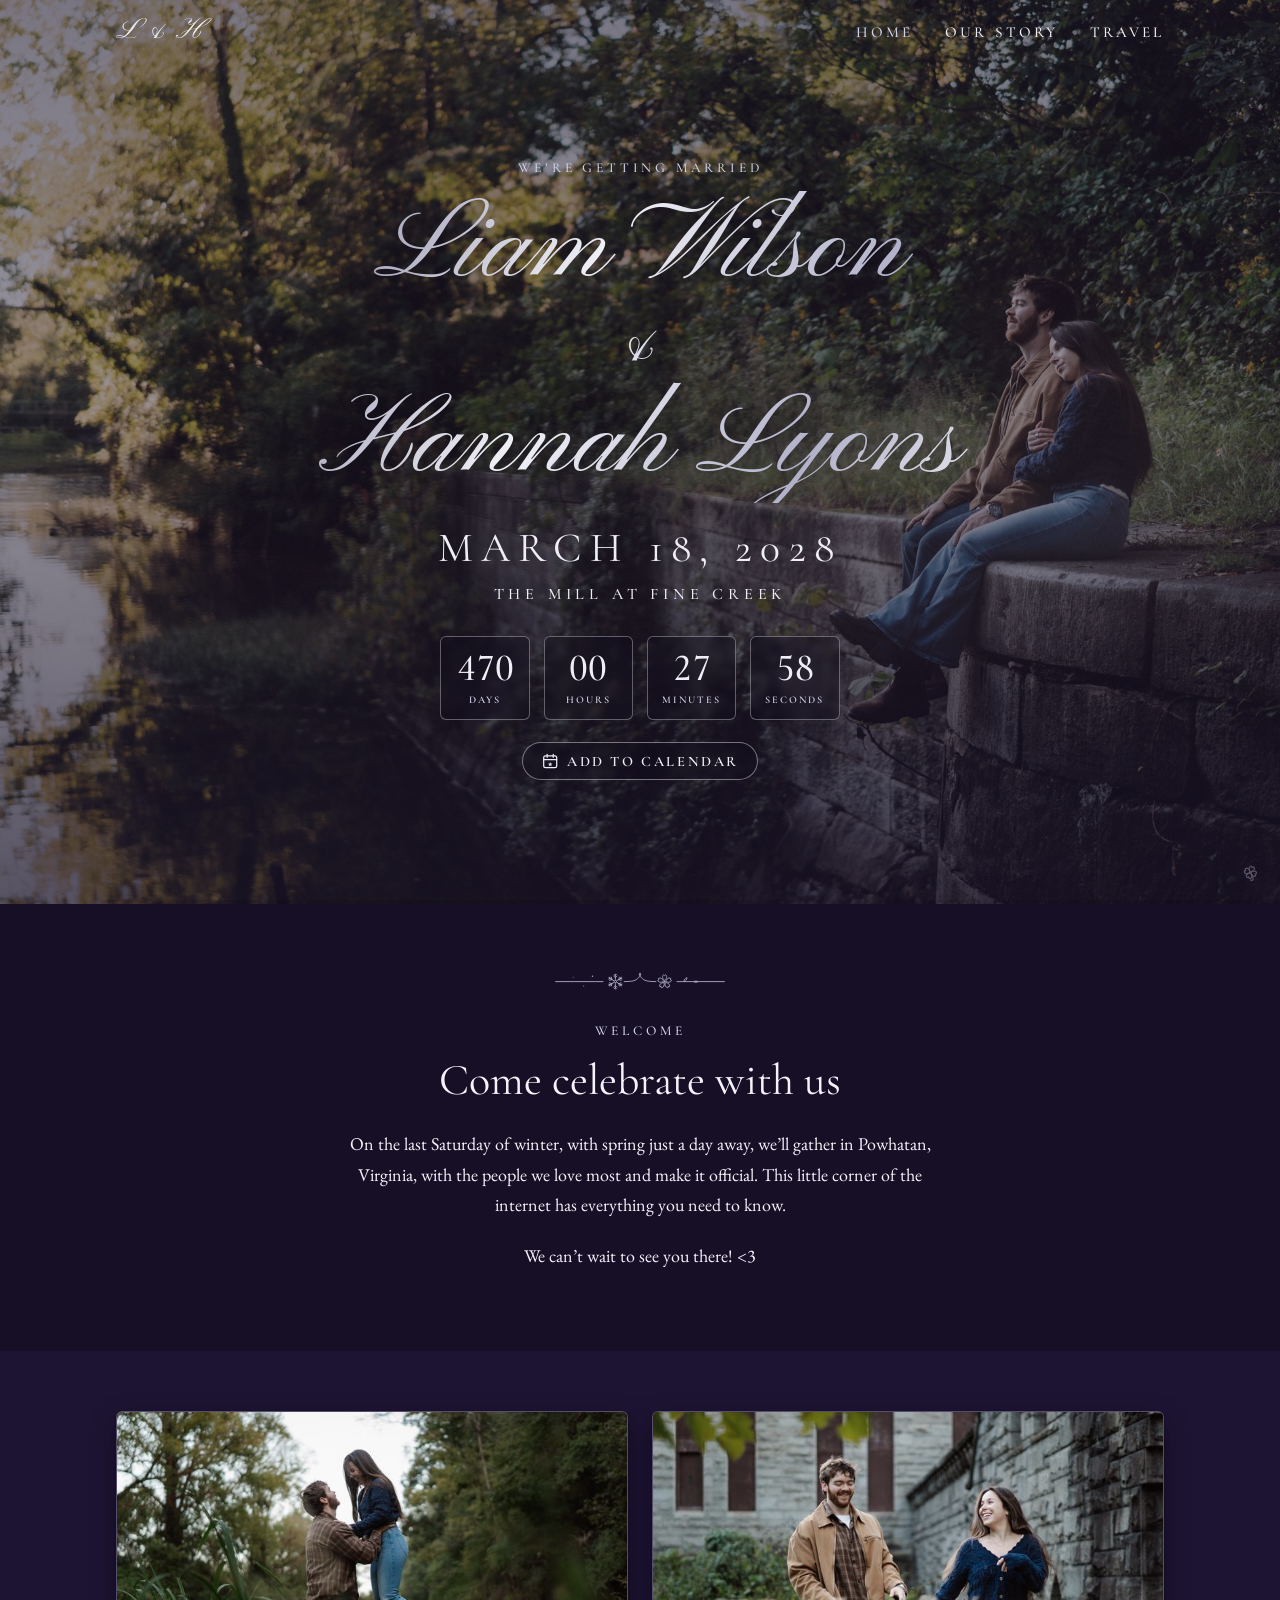
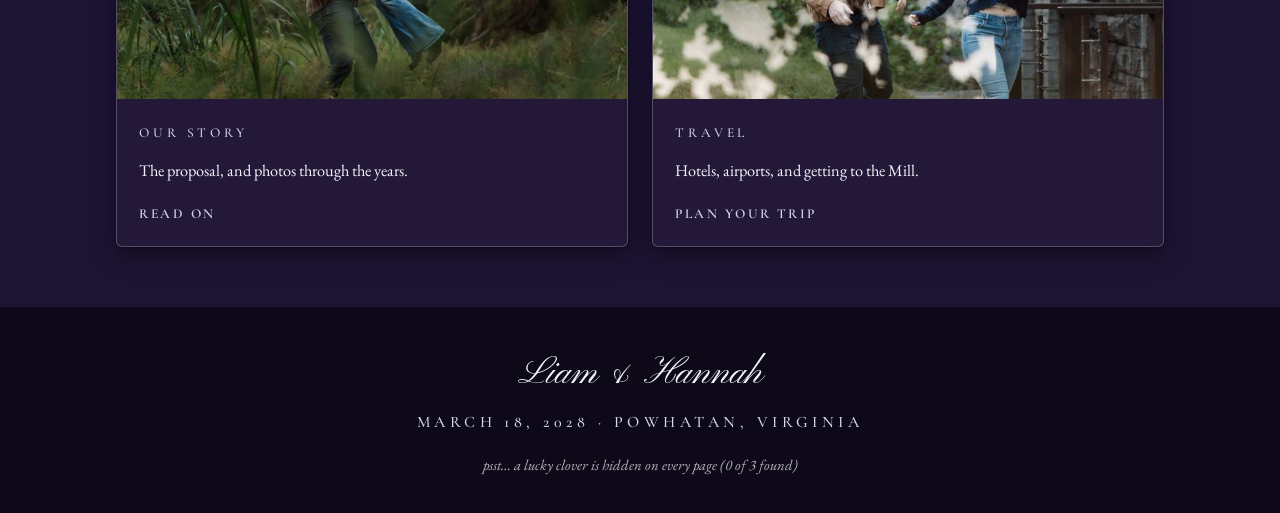
<file: party.html>
<!doctype html>
<html lang="en" class="no-js">
<head>
  <meta charset="utf-8">
  <!-- hidden for now: this page sends visitors to Home (a local preview still shows it) -->
  <script>if (!/^(localhost|127\.0\.0\.1|\[::1\])$/.test(location.hostname)) location.replace("./");</script>
  <meta name="robots" content="noindex">
  <meta name="viewport" content="width=device-width, initial-scale=1">
  <title>Wedding Party · Liam & Hannah</title>
  <meta name="description" content="Meet the bridesmaids and groomsmen standing beside Liam and Hannah.">
  <meta property="og:type" content="website">
  <meta property="og:site_name" content="Liam &amp; Hannah">
  <meta property="og:title" content="Wedding Party · Liam &amp; Hannah">
  <meta property="og:description" content="Meet Team Hannah and Team Liam, the people standing beside us.">
  <meta property="og:url" content="https://liamandhannah.com/party.html">
  <meta property="og:image" content="https://liamandhannah.com/img/share/party.jpg">
  <meta property="og:image:width" content="1200">
  <meta property="og:image:height" content="630">
  <meta property="og:image:alt" content="Liam and Hannah clinking champagne glasses">
  <meta name="twitter:card" content="summary_large_image">
  <meta name="theme-color" content="#160F26">
  <link rel="icon" href="img/favicon.svg" type="image/svg+xml">
  <link rel="preconnect" href="https://fonts.googleapis.com">
  <link rel="preconnect" href="https://fonts.gstatic.com" crossorigin>
  <link href="https://fonts.googleapis.com/css2?family=Cormorant+Garamond:ital,wght@0,300;0,400;0,500;0,600;1,400&family=EB+Garamond:ital@0;1&family=Pinyon+Script&display=swap" rel="stylesheet">
  <script>(function () { var w = 0; function lock() { if (innerWidth === w) return; w = innerWidth; document.documentElement.style.setProperty("--app-h", innerHeight + "px"); } lock(); addEventListener("resize", lock); })();</script>
  <link rel="stylesheet" href="css/style.css?v=20261127a">
</head>
<body>
  <header class="site-header">
    <nav class="nav" aria-label="Main">
      <a class="nav-brand" href="./">L &amp; H</a>
      <button class="nav-toggle" aria-expanded="false" aria-controls="nav-links">Menu</button>
      <ul class="nav-links" id="nav-links">
        <li><a href="./">Home</a></li>
        <li><a href="story.html">Our Story</a></li>
        <!-- hidden for now: <li><a href="party.html" aria-current="page">Wedding Party</a></li> -->
        <!-- hidden for now: <li><a href="details.html">Details</a></li> -->
        <li><a href="travel.html">Travel</a></li>
        <!-- hidden for now: <li><a href="registry.html">Honeymoon Fund</a></li> -->
      </ul>
    </nav>
  </header>

  <main>
    <section class="banner">
      <img src="img/site/photo-0058.jpg" alt="" style="object-position: 50% 45%">
      <div class="banner-inner">
        <span class="eyebrow">The ones standing beside us</span>
        <h1>Wedding Party</h1>
      </div>
    </section>

    <section>
      <div class="narrow center reveal">
        <svg class="flourish" viewBox="0 0 200 40" aria-hidden="true"><use href="img/botanical.svg?v=20261102k#crest"></use></svg>
        <p>This is a page showcasing our closest and most treasured confidants. We couldn’t imagine the day without them.</p>
        <p class="team-vs" aria-label="Team Hannah and Team Liam">
          <a href="#team-hannah">Team Hannah</a>
          <span class="amp" aria-hidden="true"><svg viewBox="0 0 40 40"><use href="img/botanical.svg?v=20261102k#clover"></use></svg></span>
          <a href="#team-liam">Team Liam</a>
        </p>
        <p class="team-count"><span>5 bridesmaids</span><span aria-hidden="true">·</span><span>8 groomsmen</span><span aria-hidden="true">·</span><span>1 very lucky couple</span></p>
      </div>
    </section>

    <section class="section-mist" id="team-hannah">
      <div class="wrap">
        <div class="center reveal">
          <span class="eyebrow">The bride’s side</span>
          <h2>Team Hannah</h2>
        </div>
        <ol class="party-list" data-party="hannah" aria-label="Hannah's bridesmaids"></ol>
      </div>
    </section>

    <section id="team-liam">
      <div class="wrap">
        <div class="center reveal">
          <span class="eyebrow">The groom’s side</span>
          <h2>Team Liam</h2>
        </div>
        <ol class="party-list" data-party="liam" aria-label="Liam's groomsmen"></ol>
      </div>
    </section>
  </main>

  <footer class="site-footer">
    <div class="script">Liam &amp; Hannah</div>
    <p class="eyebrow">March 18, 2028 · Powhatan, Virginia</p>
  </footer>

  <script src="js/main.js?v=20261127a"></script>
  <script src="js/party.js?v=20261122b"></script>
</body>
</html>
</file>
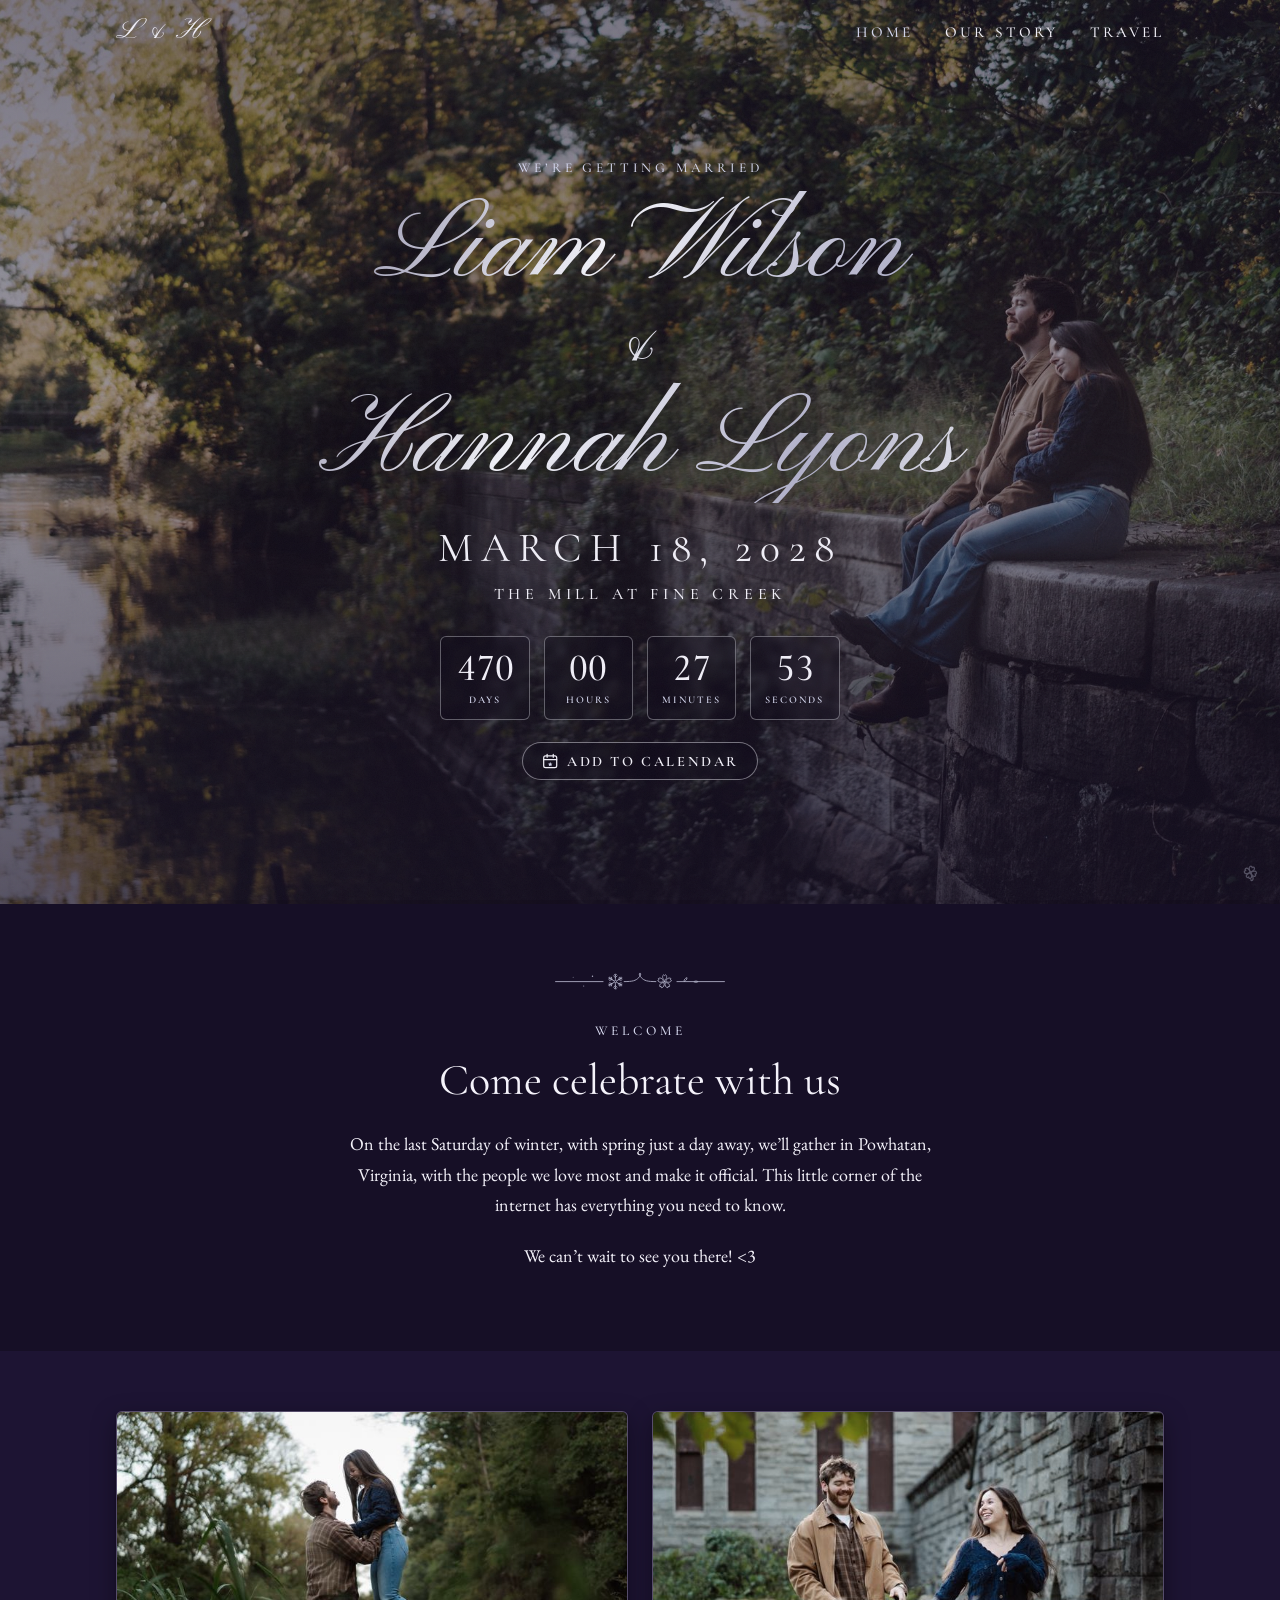
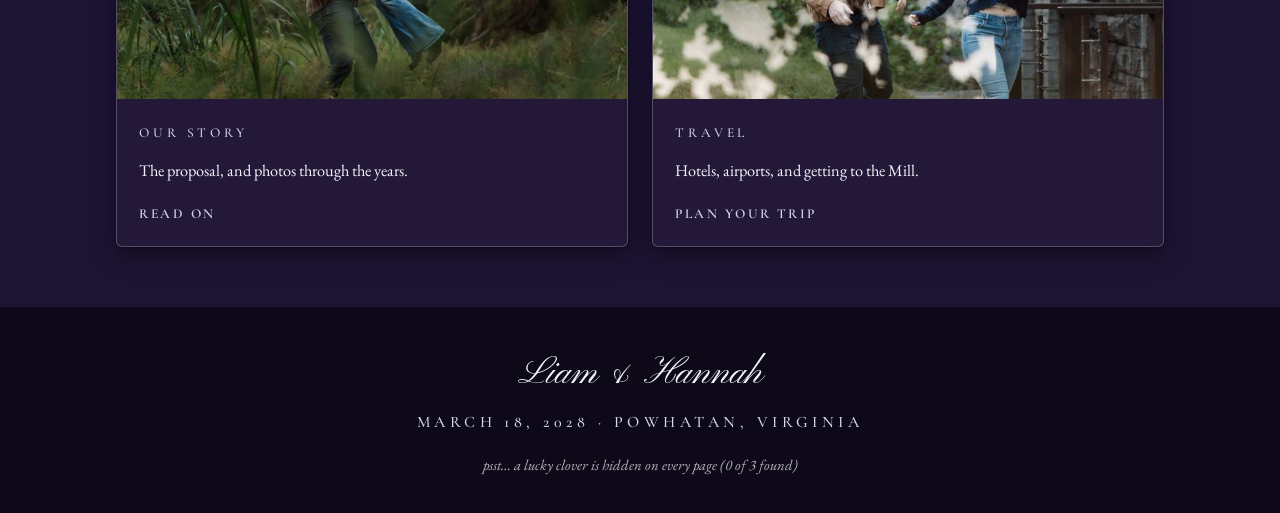
<file: registry.html>
<!doctype html>
<html lang="en" class="no-js">
<head>
  <meta charset="utf-8">
  <!-- hidden for now: this page sends visitors to Home (a local preview still shows it) -->
  <script>if (!/^(localhost|127\.0\.0\.1|\[::1\])$/.test(location.hostname)) location.replace("./");</script>
  <meta name="robots" content="noindex">
  <meta name="viewport" content="width=device-width, initial-scale=1">
  <title>Honeymoon Fund · Liam & Hannah</title>
  <meta name="description" content="Help Liam and Hannah make honeymoon memories.">
  <meta property="og:type" content="website">
  <meta property="og:site_name" content="Liam &amp; Hannah">
  <meta property="og:title" content="Honeymoon Fund · Liam &amp; Hannah">
  <meta property="og:description" content="Help us make memories on our honeymoon.">
  <meta property="og:url" content="https://liamandhannah.com/registry.html">
  <meta property="og:image" content="https://liamandhannah.com/img/share/registry.jpg">
  <meta property="og:image:width" content="1200">
  <meta property="og:image:height" content="630">
  <meta property="og:image:alt" content="Liam and Hannah laughing and raising champagne glasses">
  <meta name="twitter:card" content="summary_large_image">
  <meta name="theme-color" content="#160F26">
  <link rel="icon" href="img/favicon.svg" type="image/svg+xml">
  <link rel="preconnect" href="https://fonts.googleapis.com">
  <link rel="preconnect" href="https://fonts.gstatic.com" crossorigin>
  <link href="https://fonts.googleapis.com/css2?family=Cormorant+Garamond:ital,wght@0,300;0,400;0,500;0,600;1,400&family=EB+Garamond:ital@0;1&family=Pinyon+Script&display=swap" rel="stylesheet">
  <script>(function () { var w = 0; function lock() { if (innerWidth === w) return; w = innerWidth; document.documentElement.style.setProperty("--app-h", innerHeight + "px"); } lock(); addEventListener("resize", lock); })();</script>
  <link rel="stylesheet" href="css/style.css?v=20261127a">
</head>
<body>
  <header class="site-header">
    <nav class="nav" aria-label="Main">
      <a class="nav-brand" href="./">L &amp; H</a>
      <button class="nav-toggle" aria-expanded="false" aria-controls="nav-links">Menu</button>
      <ul class="nav-links" id="nav-links">
        <li><a href="./">Home</a></li>
        <li><a href="story.html">Our Story</a></li>
        <!-- hidden for now: <li><a href="party.html">Wedding Party</a></li> -->
        <!-- hidden for now: <li><a href="details.html">Details</a></li> -->
        <li><a href="travel.html">Travel</a></li>
        <!-- hidden for now: <li><a href="registry.html" aria-current="page">Honeymoon Fund</a></li> -->
      </ul>
    </nav>
  </header>

  <main>
    <section class="banner">
      <img src="img/site/photo-0063.jpg" alt="" style="object-position: 48% 25%">
      <div class="banner-inner">
        <span class="eyebrow">Registry</span>
        <h1>Honeymoon Fund</h1>
      </div>
    </section>

    <section>
      <div class="narrow center reveal">
        <button class="d20" type="button" aria-label="Roll the die"><svg class="flourish" viewBox="0 0 200 40" aria-hidden="true"><path class="d20-rules" d="M4 20H82M118 20H196"></path><g class="d20-die"><use href="img/botanical.svg?v=20261102k#d20"></use><text class="d20-num" x="100" y="23.5" text-anchor="middle">20</text></g></svg></button>
        <!-- TODO: once the destination is decided, name it here and add data-show-ideas
             to the fund grid below to bring back the experience cards (data/experiences.json) -->
        <p>Your presence is truly the best gift. If you’d like to give something more, we’d love help making memories on our honeymoon.</p>
        <p>We’re still dreaming up where we’ll go, so for now there’s just one simple way to give. Tap <em>Contribute</em> and Venmo opens with a note already filled in. Any amount means the world to us.</p>
        <p><strong>Prefer cash or a check?</strong> Cards, cash, and checks are welcome at the reception :)</p>
      </div>
    </section>

    <section class="section-mist" id="fund" style="padding-top:3rem">
      <div class="wrap">
        <div class="grid fund-solo" data-fund></div>

        <div class="qr-block reveal">
          <img src="img/venmo-qr.png" alt="QR code for Hannah's Venmo, @Hannah-Lyons-12">
          <div>
            <span class="eyebrow">On a computer?</span>
            <p>Venmo links work best on a phone. Scan this code with your phone’s camera to open <strong>@Hannah-Lyons-12</strong>, and add a note so we know who to thank.</p>
          </div>
        </div>
      </div>
    </section>

  </main>

  <footer class="site-footer">
    <div class="script">Liam &amp; Hannah</div>
    <p class="eyebrow">March 18, 2028 · Powhatan, Virginia</p>
  </footer>

  <script src="js/main.js?v=20261127a"></script>
  <script src="js/registry.js?v=20261122a"></script>
</body>
</html>
</file>
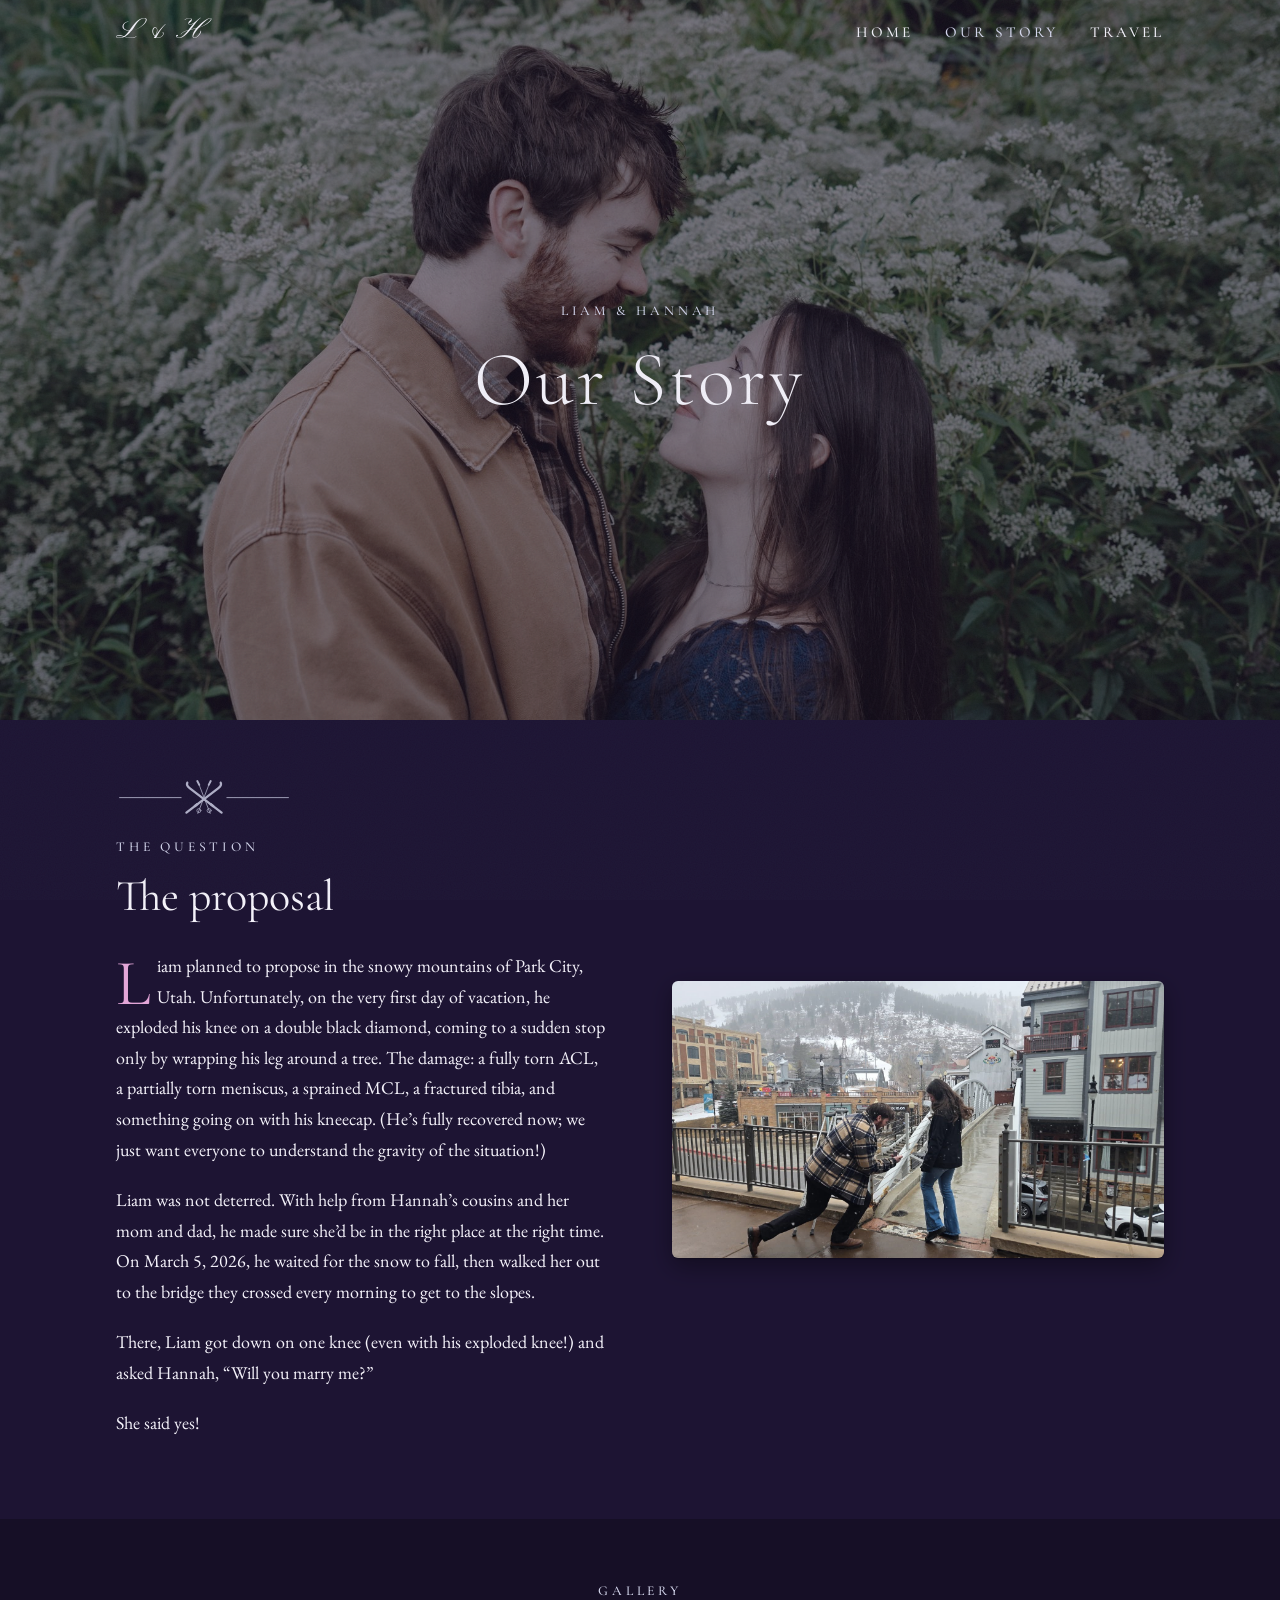
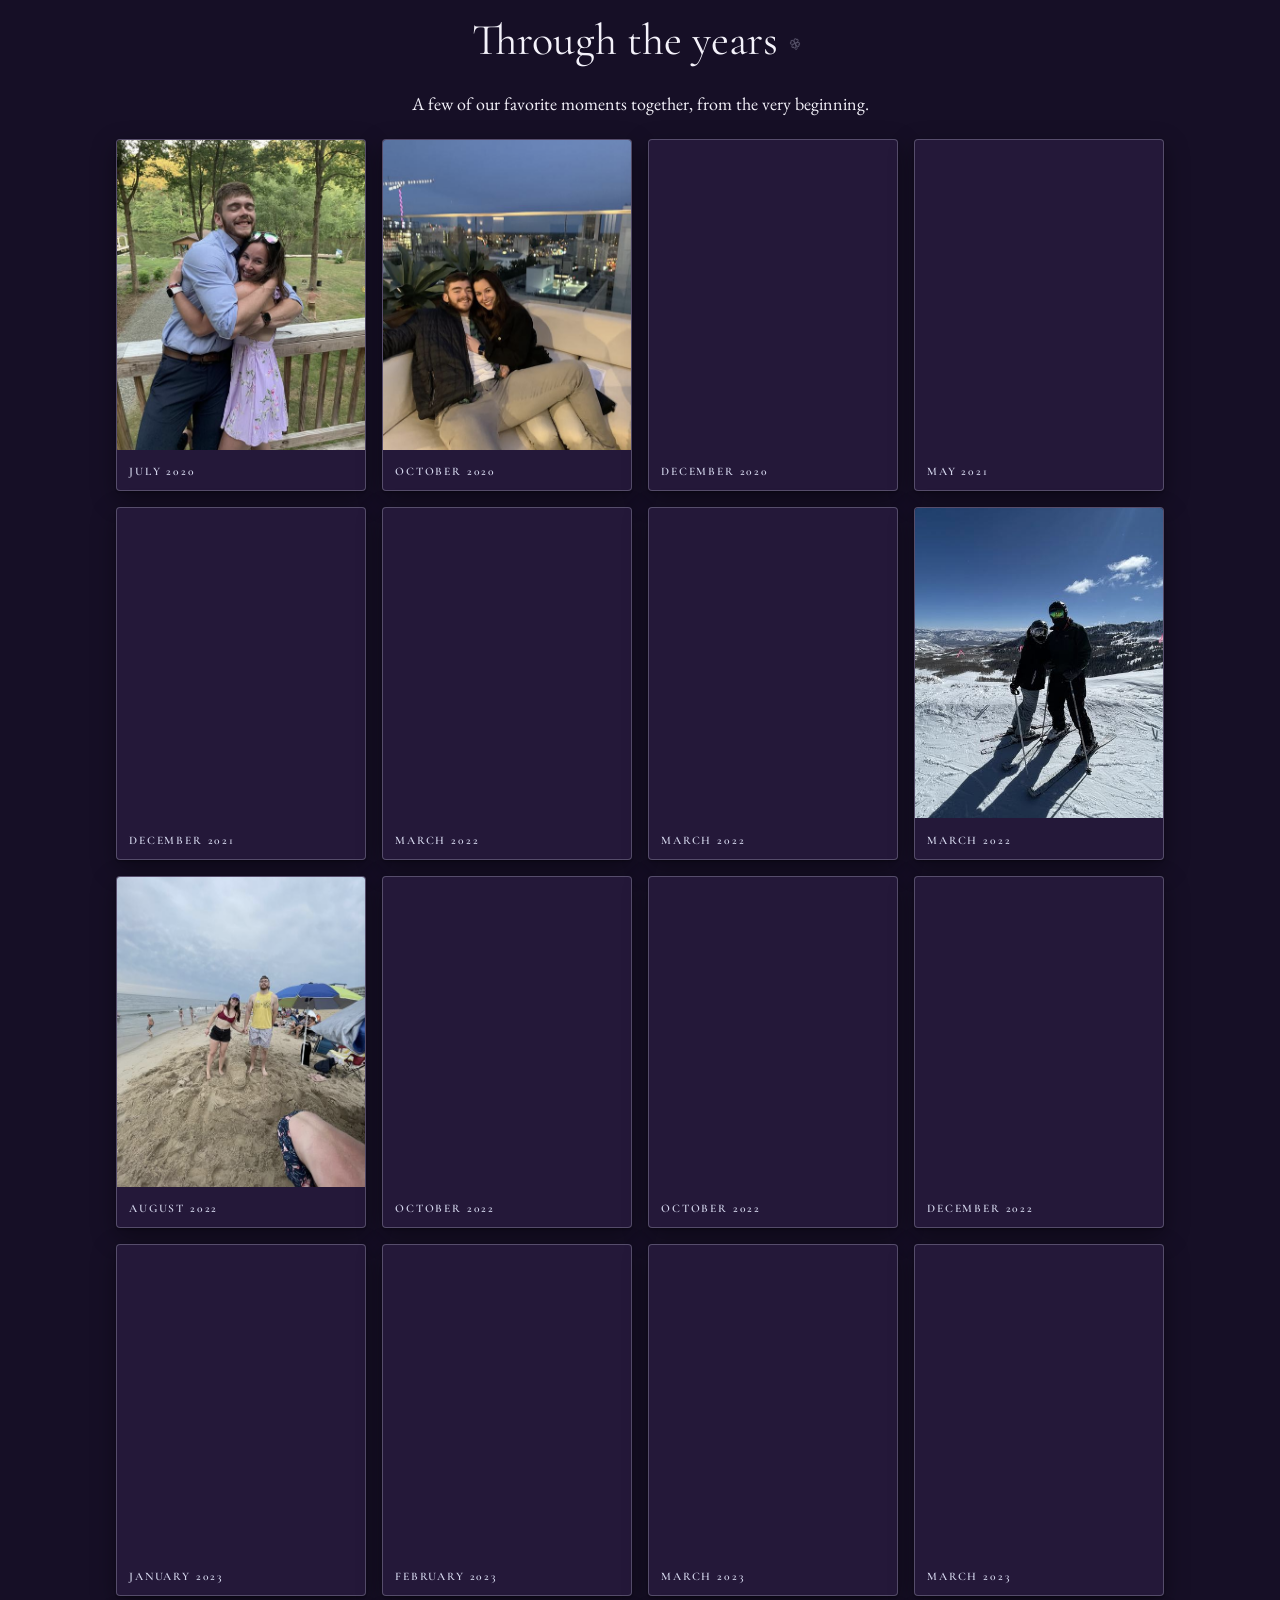
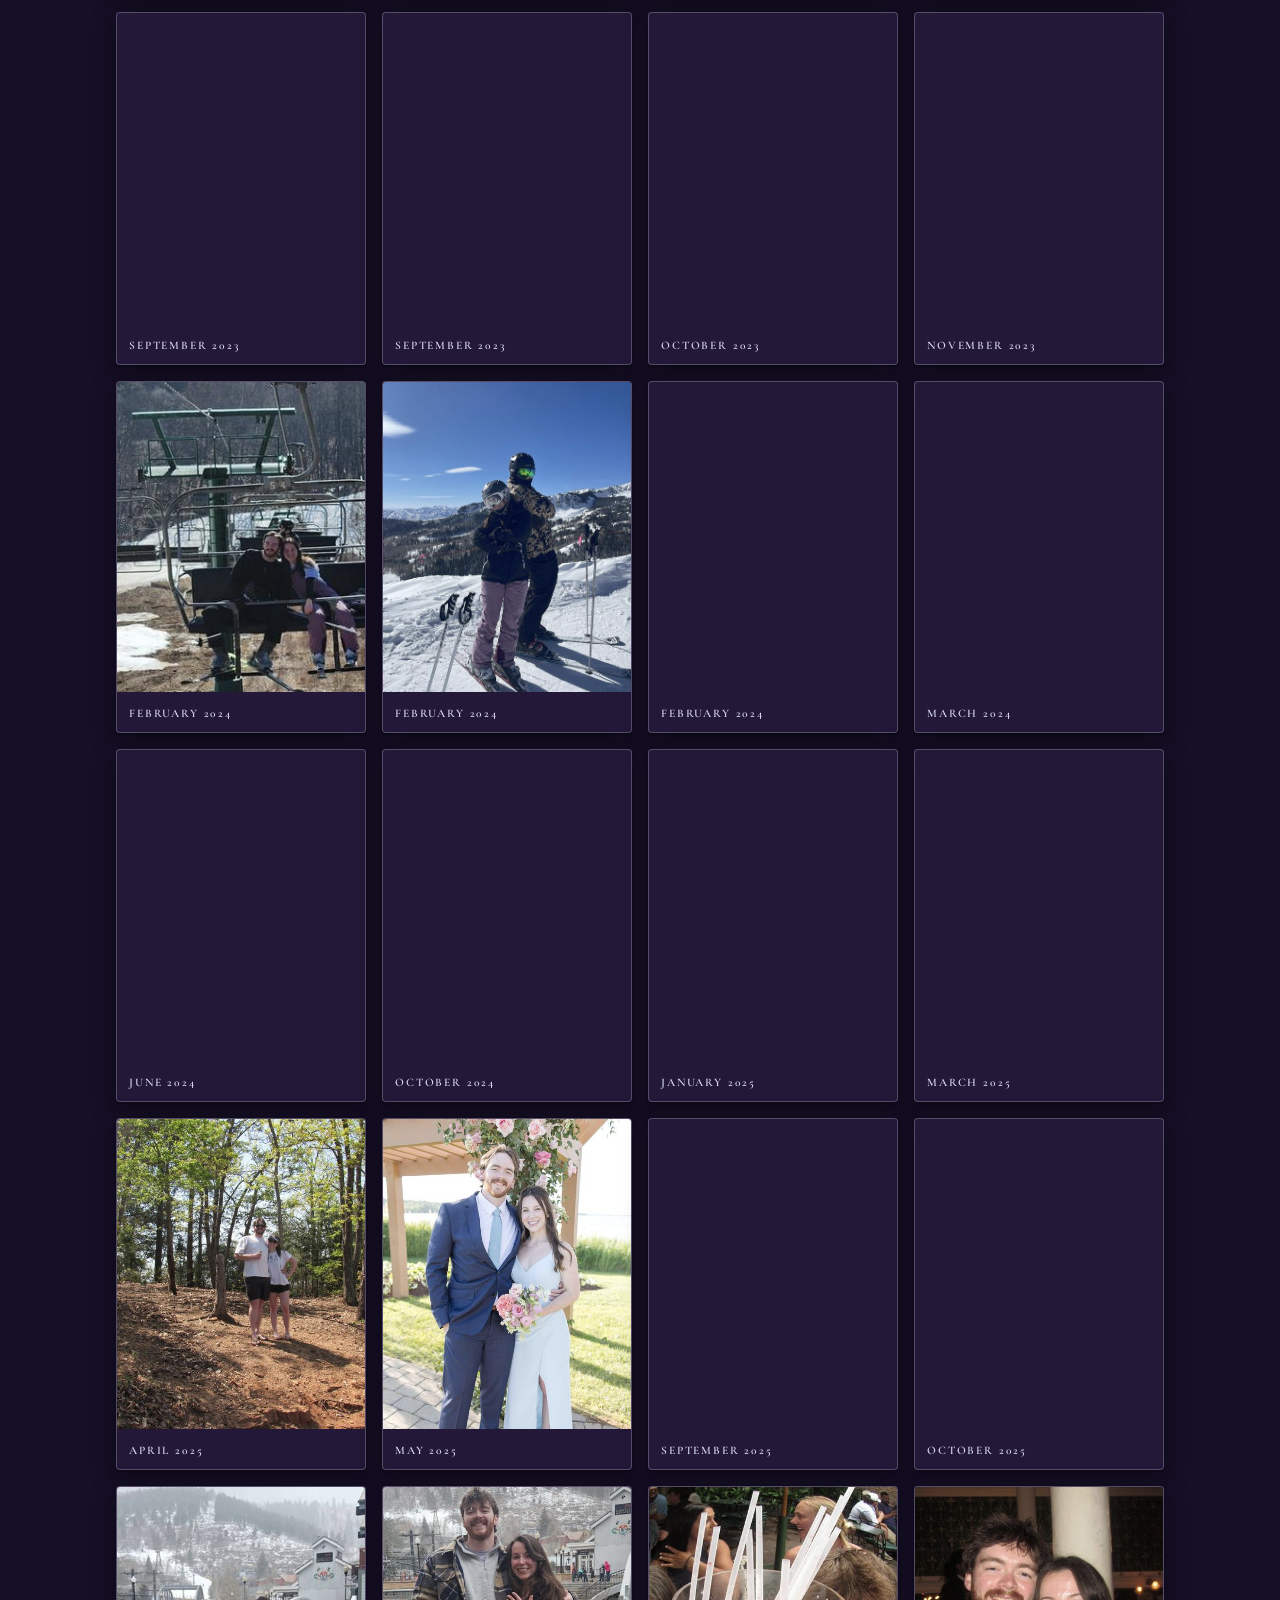
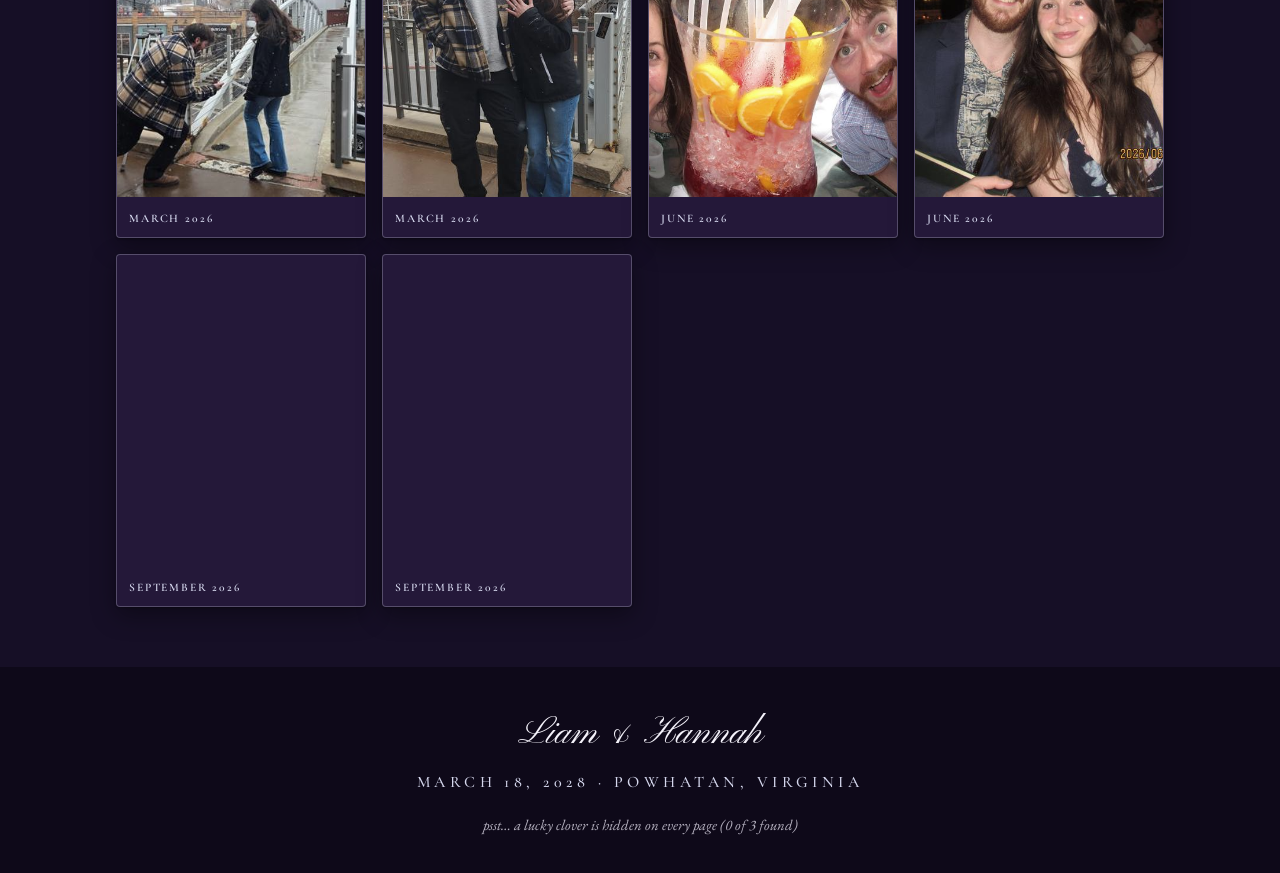
<file: story.html>
<!doctype html>
<html lang="en" class="no-js">
<head>
  <meta charset="utf-8">
  <meta name="viewport" content="width=device-width, initial-scale=1">
  <title>Our Story · Liam & Hannah</title>
  <meta name="description" content="How Liam proposed to Hannah, and photos of them through the years.">
  <meta property="og:type" content="website">
  <meta property="og:site_name" content="Liam &amp; Hannah">
  <meta property="og:title" content="Our Story · Liam &amp; Hannah">
  <meta property="og:description" content="The proposal, and a few photos of us through the years.">
  <meta property="og:url" content="https://liamandhannah.com/story.html">
  <meta property="og:image" content="https://liamandhannah.com/img/share/story.jpg">
  <meta property="og:image:width" content="1200">
  <meta property="og:image:height" content="630">
  <meta property="og:image:alt" content="Liam and Hannah smiling at each other in a field of wildflowers">
  <meta name="twitter:card" content="summary_large_image">
  <meta name="theme-color" content="#160F26">
  <link rel="icon" href="img/favicon.svg" type="image/svg+xml">
  <link rel="preconnect" href="https://fonts.googleapis.com">
  <link rel="preconnect" href="https://fonts.gstatic.com" crossorigin>
  <link href="https://fonts.googleapis.com/css2?family=Cormorant+Garamond:ital,wght@0,300;0,400;0,500;0,600;1,400&family=EB+Garamond:ital@0;1&family=Pinyon+Script&display=swap" rel="stylesheet">
  <script>(function () { var w = 0; function lock() { if (innerWidth === w) return; w = innerWidth; document.documentElement.style.setProperty("--app-h", innerHeight + "px"); } lock(); addEventListener("resize", lock); })();</script>
  <link rel="stylesheet" href="css/style.css?v=20261127a">
</head>
<body>
  <header class="site-header">
    <nav class="nav" aria-label="Main">
      <a class="nav-brand" href="./">L &amp; H</a>
      <button class="nav-toggle" aria-expanded="false" aria-controls="nav-links">Menu</button>
      <ul class="nav-links" id="nav-links">
        <li><a href="./">Home</a></li>
        <li><a href="story.html" aria-current="page">Our Story</a></li>
        <!-- hidden for now: <li><a href="party.html">Wedding Party</a></li> -->
        <!-- hidden for now: <li><a href="details.html">Details</a></li> -->
        <li><a href="travel.html">Travel</a></li>
        <!-- hidden for now: <li><a href="registry.html">Honeymoon Fund</a></li> -->
      </ul>
    </nav>
  </header>

  <main>
    <section class="banner">
      <img src="img/site/photo-0001.jpg" alt="" style="object-position: 40% 36%">
      <div class="banner-inner">
        <span class="eyebrow">Liam &amp; Hannah</span>
        <h1>Our Story</h1>
      </div>
    </section>

    <section class="section-mist">
      <div class="wrap story-split flip">
        <img class="reveal" src="img/site/proposal.jpg" alt="Liam down on one knee asking Hannah to marry him, on a snowy mountain-town bridge" loading="lazy">
        <div class="reveal">
          <svg class="flourish" viewBox="0 0 200 40" aria-hidden="true"><use href="img/botanical.svg?v=20261102k#skis"></use></svg>
          <span class="eyebrow">The question</span>
          <h2>The proposal</h2>
          <div class="pov">
            <p class="drop-cap">Liam planned to propose in the snowy mountains of Park City, Utah. Unfortunately, on the very first day of vacation, he exploded his knee on a double black diamond, coming to a sudden stop only by wrapping his leg around a tree. The damage: a fully torn ACL, a partially torn meniscus, a sprained MCL, a fractured tibia, and something going on with his kneecap. (He’s fully recovered now; we just want everyone to understand the gravity of the situation!)</p>
            <p>Liam was not deterred. With help from Hannah’s cousins and her mom and dad, he made sure she’d be in the right place at the right time. On March 5, 2026, he waited for the snow to fall, then walked her out to the bridge they crossed every morning to get to the slopes.</p>
            <p>There, Liam got down on one knee (even with his exploded knee!) and asked Hannah, “Will you marry me?”</p>
            <p>She said yes!</p>
          </div>
        </div>
      </div>
    </section>

    <section>
      <div class="wrap">
        <div class="center reveal">
          <span class="eyebrow">Gallery</span>
          <h2>Through the years</h2>
          <p>A few of our favorite moments together, from the very beginning.</p>
        </div>
        <div class="gallery" data-gallery="years" data-label="Liam and Hannah through the years"></div>
        <p class="center" data-empty hidden><em>Photos coming soon.</em></p>
      </div>
    </section>
  </main>

  <footer class="site-footer">
    <div class="script">Liam &amp; Hannah</div>
    <p class="eyebrow">March 18, 2028 · Powhatan, Virginia</p>
  </footer>

  <script src="js/main.js?v=20261127a"></script>
</body>
</html>
</file>
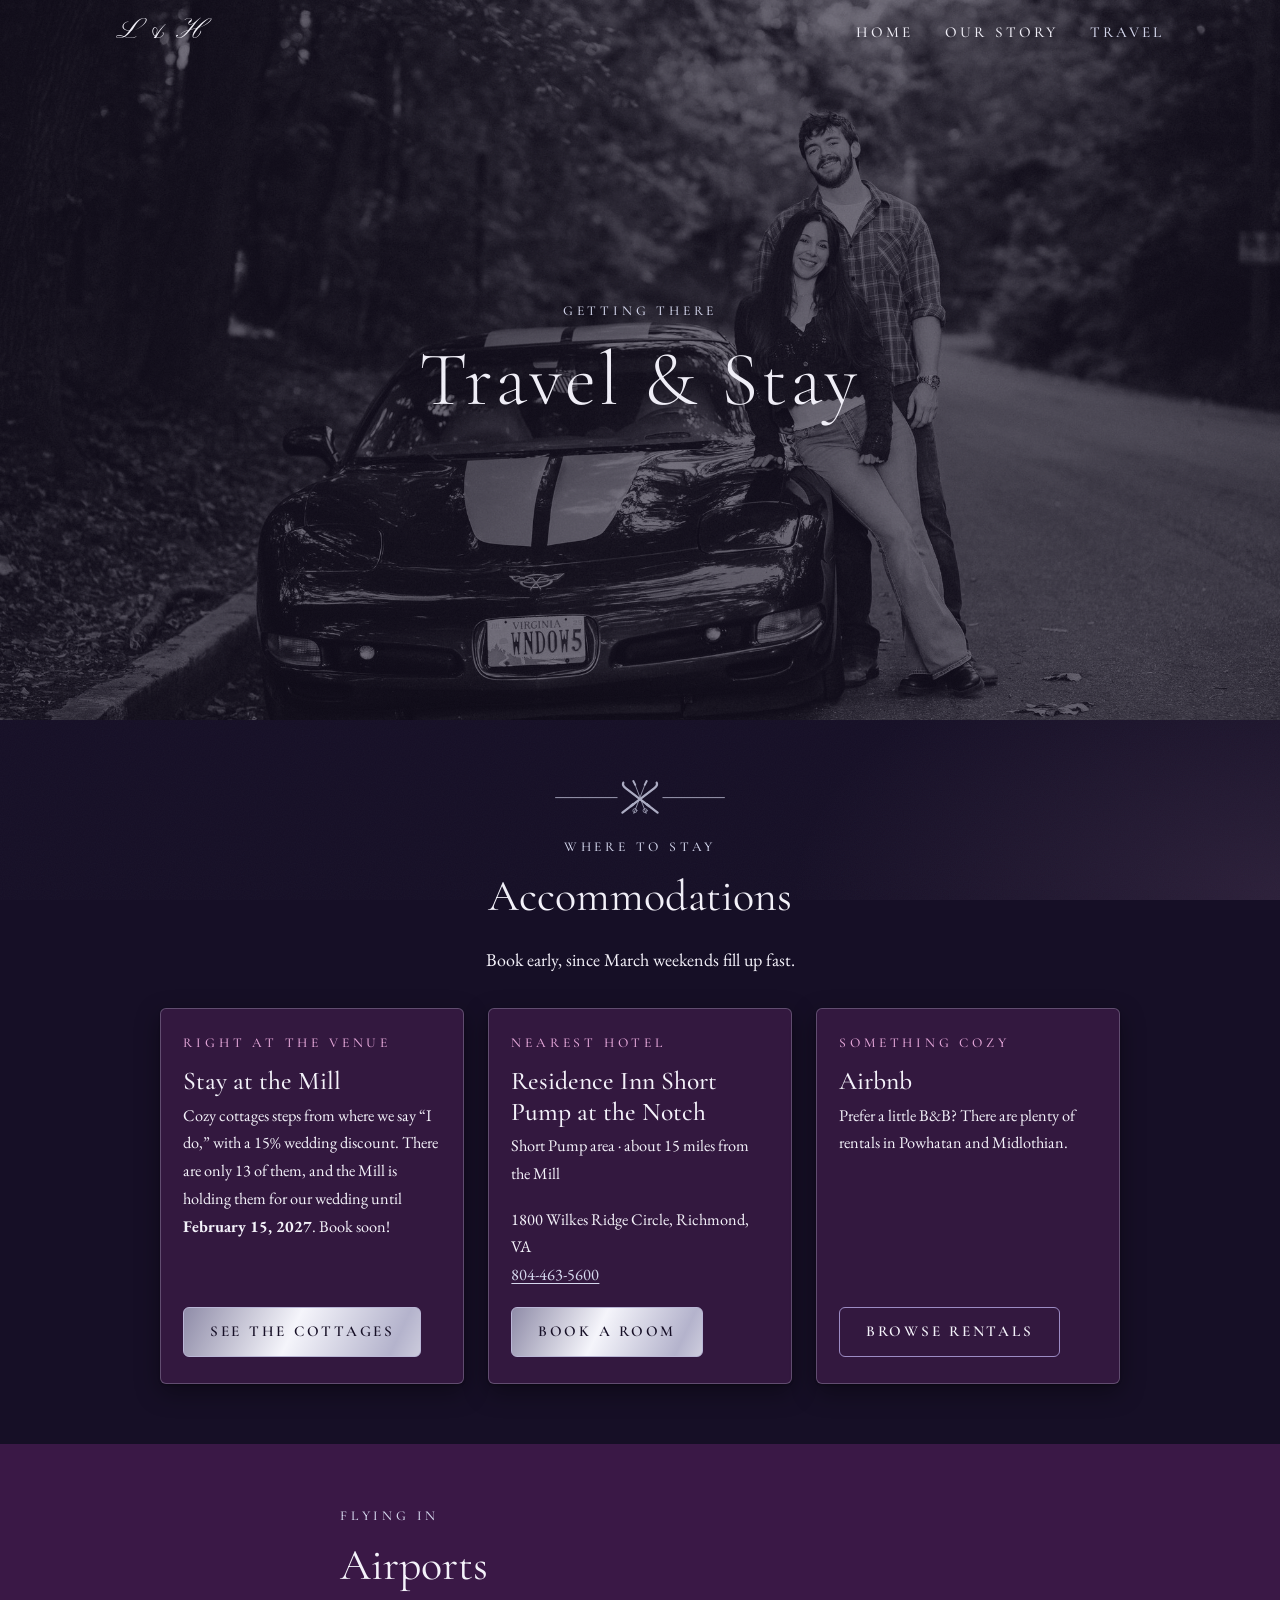
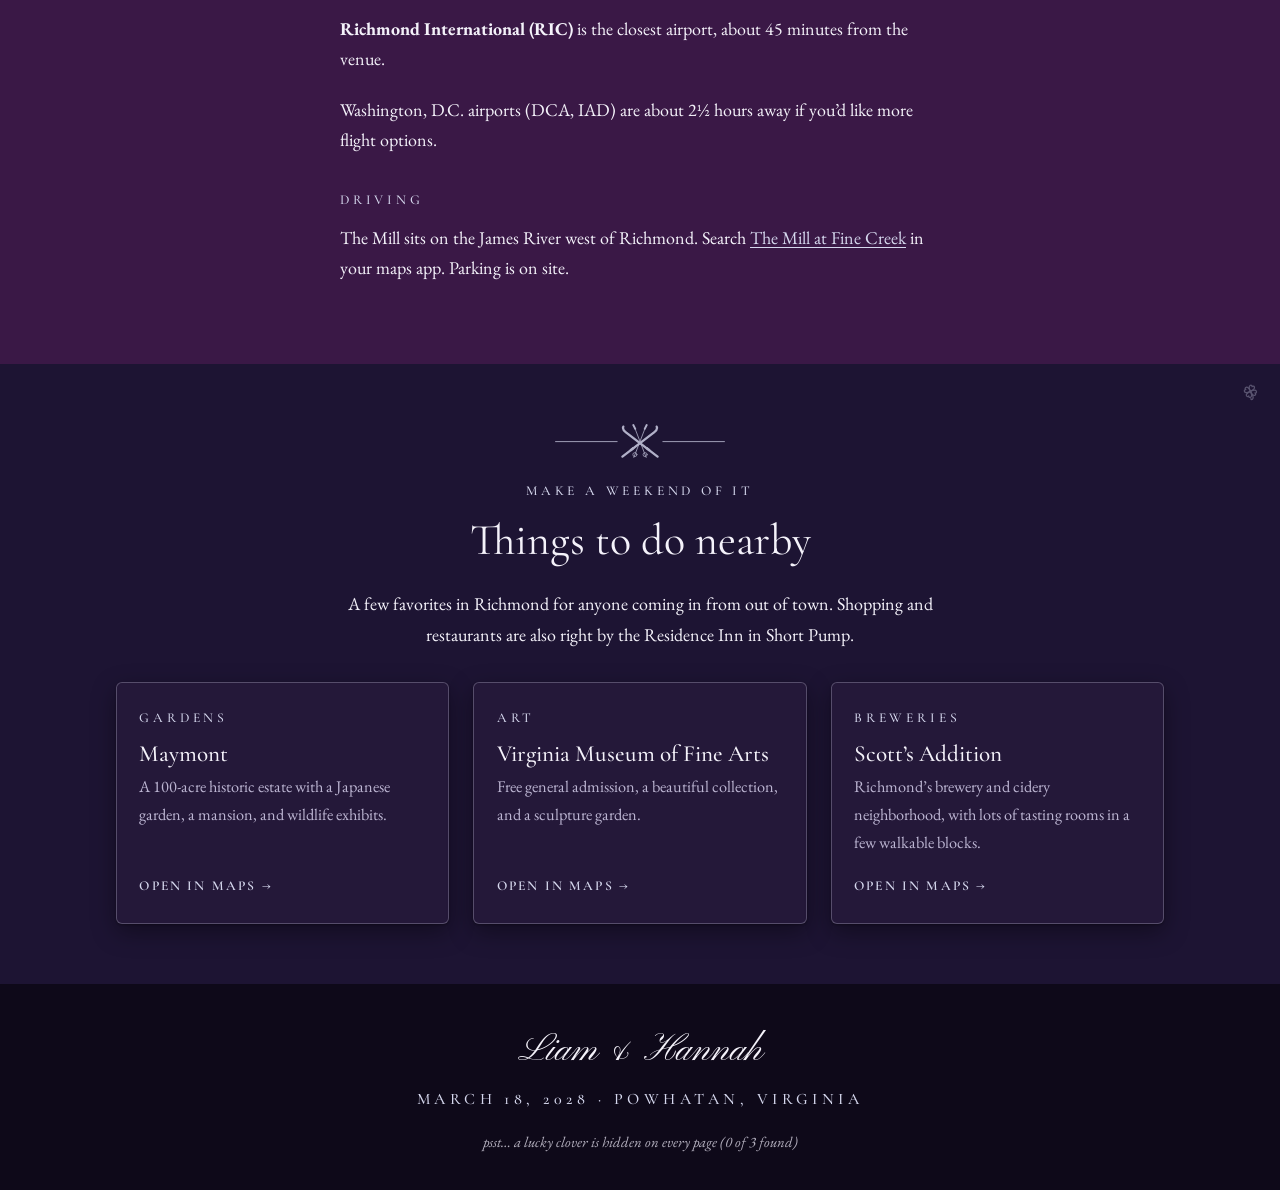
<file: travel.html>
<!doctype html>
<html lang="en" class="no-js">
<head>
  <meta charset="utf-8">
  <meta name="viewport" content="width=device-width, initial-scale=1">
  <title>Travel · Liam & Hannah</title>
  <meta name="description" content="Hotels and travel information for Liam and Hannah's wedding.">
  <meta property="og:type" content="website">
  <meta property="og:site_name" content="Liam &amp; Hannah">
  <meta property="og:title" content="Travel &amp; Stay · Liam &amp; Hannah">
  <meta property="og:description" content="Hotels, airports, and getting to The Mill at Fine Creek in Powhatan, Virginia.">
  <meta property="og:url" content="https://liamandhannah.com/travel.html">
  <meta property="og:image" content="https://liamandhannah.com/img/share/travel.jpg">
  <meta property="og:image:width" content="1200">
  <meta property="og:image:height" content="630">
  <meta property="og:image:alt" content="Liam and Hannah leaning against a vintage Corvette on a wooded road">
  <meta name="twitter:card" content="summary_large_image">
  <meta name="theme-color" content="#160F26">
  <link rel="icon" href="img/favicon.svg" type="image/svg+xml">
  <link rel="preconnect" href="https://fonts.googleapis.com">
  <link rel="preconnect" href="https://fonts.gstatic.com" crossorigin>
  <link href="https://fonts.googleapis.com/css2?family=Cormorant+Garamond:ital,wght@0,300;0,400;0,500;0,600;1,400&family=EB+Garamond:ital@0;1&family=Pinyon+Script&display=swap" rel="stylesheet">
  <script>(function () { var w = 0; function lock() { if (innerWidth === w) return; w = innerWidth; document.documentElement.style.setProperty("--app-h", innerHeight + "px"); } lock(); addEventListener("resize", lock); })();</script>
  <link rel="stylesheet" href="css/style.css?v=20261127a">
</head>
<body>
  <header class="site-header">
    <nav class="nav" aria-label="Main">
      <a class="nav-brand" href="./">L &amp; H</a>
      <button class="nav-toggle" aria-expanded="false" aria-controls="nav-links">Menu</button>
      <ul class="nav-links" id="nav-links">
        <li><a href="./">Home</a></li>
        <li><a href="story.html">Our Story</a></li>
        <!-- hidden for now: <li><a href="party.html">Wedding Party</a></li> -->
        <!-- hidden for now: <li><a href="details.html">Details</a></li> -->
        <li><a href="travel.html" aria-current="page">Travel</a></li>
        <!-- hidden for now: <li><a href="registry.html">Honeymoon Fund</a></li> -->
      </ul>
    </nav>
  </header>

  <main>
    <section class="banner">
      <img src="img/site/photo-0072.jpg" alt="" style="object-position: 86% 30%">
      <div class="banner-inner">
        <span class="eyebrow">Getting there</span>
        <h1>Travel &amp; Stay</h1>
      </div>
    </section>

    <section>
      <div class="wrap">
        <div class="center reveal">
          <svg class="flourish" viewBox="0 0 200 40" aria-hidden="true"><use href="img/botanical.svg?v=20261102k#skis"></use></svg>
          <span class="eyebrow">Where to stay</span>
          <h2>Accommodations</h2>
          <p class="narrow">Book early, since March weekends fill up fast.</p>
        </div>
        <div class="grid" style="margin:2rem auto 0; max-width:60rem">
          <article class="card card-rose reveal">
            <div class="card-body">
              <span class="eyebrow">Right at the venue</span>
              <h3>Stay at the Mill</h3>
              <p>Cozy cottages steps from where we say “I do,” with a 15% wedding discount. There are only 13 of them, and the Mill is holding them for our wedding until <strong>February 15, 2027</strong>. Book soon!</p>
              <a class="btn" href="cottages.html">See the cottages</a>
            </div>
          </article>
          <article class="card card-rose reveal">
            <div class="card-body">
              <span class="eyebrow">Nearest hotel</span>
              <h3>Residence Inn Short Pump at the Notch</h3>
              <p>Short Pump area · about 15 miles from the Mill</p>
              <p>1800 Wilkes Ridge Circle, Richmond, VA<br>
                <a href="tel:+18044635600">804-463-5600</a></p>
              <a class="btn" href="https://www.marriott.com/ricrn" target="_blank" rel="noopener">Book a room</a>
            </div>
          </article>
          <article class="card card-rose reveal">
            <div class="card-body">
              <span class="eyebrow">Something cozy</span>
              <h3>Airbnb</h3>
              <p>Prefer a little B&amp;B? There are plenty of rentals in Powhatan and Midlothian.</p>
              <a class="btn btn-outline" href="https://www.airbnb.com/s/Powhatan--VA" target="_blank" rel="noopener">Browse rentals</a>
            </div>
          </article>
        </div>
      </div>
    </section>

    <section class="section-pine">
      <div class="narrow reveal">
        <span class="eyebrow">Flying in</span>
        <h2>Airports</h2>
        <p><strong>Richmond International (RIC)</strong> is the closest airport, about 45 minutes from the venue.</p>
        <p>Washington, D.C. airports (DCA, IAD) are about 2½ hours away if you’d like more flight options.</p>
        <span class="eyebrow" style="margin-top:2rem">Driving</span>
        <p>The Mill sits on the James River west of Richmond. Search <a href="https://www.google.com/maps/search/?api=1&query=The+Mill+at+Fine+Creek+Powhatan+VA" target="_blank" rel="noopener">The Mill at Fine Creek</a> in your maps app. Parking is on site.</p>
      </div>
    </section>

    <section class="section-mist" id="things-to-do">
      <div class="wrap">
        <div class="center reveal">
          <svg class="flourish" viewBox="0 0 200 40" aria-hidden="true"><use href="img/botanical.svg?v=20261102k#skis"></use></svg>
          <span class="eyebrow">Make a weekend of it</span>
          <h2>Things to do nearby</h2>
          <p class="narrow">A few favorites in Richmond for anyone coming in from out of town. Shopping and restaurants are also right by the Residence Inn in Short Pump.</p>
        </div>
        <div class="grid places">
          <article class="card place-card reveal">
            <div class="card-body">
              <span class="eyebrow">Gardens</span>
              <h3>Maymont</h3>
              <p>A 100-acre historic estate with a Japanese garden, a mansion, and wildlife exhibits.</p>
              <a class="place-link" href="https://www.google.com/maps/search/?api=1&amp;query=Maymont%2C+Richmond%2C+VA" target="_blank" rel="noopener">Open in Maps</a>
            </div>
          </article>
          <article class="card place-card reveal">
            <div class="card-body">
              <span class="eyebrow">Art</span>
              <h3>Virginia Museum of Fine Arts</h3>
              <p>Free general admission, a beautiful collection, and a sculpture garden.</p>
              <a class="place-link" href="https://www.google.com/maps/search/?api=1&amp;query=Virginia+Museum+of+Fine+Arts%2C+Richmond%2C+VA" target="_blank" rel="noopener">Open in Maps</a>
            </div>
          </article>
          <article class="card place-card reveal">
            <div class="card-body">
              <span class="eyebrow">Breweries</span>
              <h3>Scott’s Addition</h3>
              <p>Richmond’s brewery and cidery neighborhood, with lots of tasting rooms in a few walkable blocks.</p>
              <a class="place-link" href="https://www.google.com/maps/search/?api=1&amp;query=Scott%27s+Addition%2C+Richmond%2C+VA" target="_blank" rel="noopener">Open in Maps</a>
            </div>
          </article>
        </div>
      </div>
    </section>

  </main>

  <footer class="site-footer">
    <div class="script">Liam &amp; Hannah</div>
    <p class="eyebrow">March 18, 2028 · Powhatan, Virginia</p>
  </footer>

  <script src="js/main.js?v=20261127a"></script>
</body>
</html>
</file>
<file: css/style.css>
/* Liam & Hannah — amethyst dusk: jewel-toned violets, orchids, mirror silver */

:root {
  --night: #160F26;
  --aubergine: #2A1A4A;
  --plum: #3B2266;
  --mauve: #9C8CC4;
  --moonstone: #D6D8EE;
  --mist: #ECE8F6;
  --pearl: #F4F2FA;
  --rose: #E3A6D8;
  --ink: #0E0919;
  /* mirror silver with a faint violet edge, used on buttons and the hero names */
  --foil: linear-gradient(115deg, #8F8CA8 0%, #F5F5FB 22%, #B4B3CC 42%, #FFFFFF 60%, #CFC8EC 76%, #8F8CA8 100%);

  --serif-display: "Cormorant Garamond", Georgia, serif;
  --serif-body: "EB Garamond", Georgia, serif;
  --script: "Pinyon Script", cursive;

  /* theme tokens (the site is dark only) */
  --bg: var(--night);
  --bg-alt: #1D1433;
  --band: var(--aubergine);
  --band-2: #3A1846;
  --surface: #241839;
  --surface-warm: #33183F;
  --text: var(--pearl);
  --text-muted: #BDB6D3;
  --accent: var(--moonstone);
  --accent-strong: var(--rose);
  --line: rgba(214, 216, 238, .28);
  --chip: #2E2150;
  --btn-text: var(--night);
  --btn-outline-text: var(--pearl);
  --footer-bg: var(--ink);
  /* violet dusk at the top of the page, a little orchid in the corner */
  --glow:
    radial-gradient(ellipse 70% 45% at 50% 0%, rgba(140, 110, 255, .17), transparent 70%),
    radial-gradient(ellipse 55% 45% at 100% 100%, rgba(227, 166, 216, .11), transparent 70%);
  --shadow: 0 1px 2px rgba(0, 0, 0, .3), 0 8px 24px rgba(0, 0, 0, .38);

  --radius: 6px;
  --gutter: 1.25rem;
  --max: 68rem;
}

*, *::before, *::after { box-sizing: border-box; }

html { scroll-behavior: smooth; }

body {
  margin: 0;
  background: var(--glow), var(--bg);
  background-attachment: fixed;
  color: var(--text);
  font-family: var(--serif-body);
  font-size: 1.125rem;
  line-height: 1.7;
  -webkit-font-smoothing: antialiased;
}

/* faint paper grain over everything */
body::before {
  content: "";
  position: fixed;
  inset: 0;
  pointer-events: none;
  z-index: 100;
  opacity: .07;
  background-image: url("data:image/svg+xml,%3Csvg xmlns='http://www.w3.org/2000/svg' width='200' height='200'%3E%3Cfilter id='n'%3E%3CfeTurbulence type='fractalNoise' baseFrequency='.85' numOctaves='3' stitchTiles='stitch'/%3E%3CfeColorMatrix values='0 0 0 0 .12 0 0 0 0 .16 0 0 0 0 .22 0 0 0 .9 0'/%3E%3C/filter%3E%3Crect width='100%25' height='100%25' filter='url(%23n)'/%3E%3C/svg%3E");
}

img { max-width: 100%; display: block; }

a { color: var(--accent); text-decoration-thickness: 1px; text-underline-offset: 3px; }
a:hover { color: var(--accent-strong); }

h1, h2, h3 {
  font-family: var(--serif-display);
  font-weight: 400;
  line-height: 1.2;
  margin: 0 0 .5em;
}
h2 { font-size: clamp(2rem, 6vw, 2.75rem); }
h3 { font-size: 1.6rem; font-weight: 500; }

p { margin: 0 0 1.1em; }

.eyebrow {
  display: block;
  font-family: var(--serif-display);
  font-size: .85rem;
  font-weight: 500;
  letter-spacing: .28em;
  text-transform: uppercase;
  color: var(--accent);
  margin-bottom: .75rem;
}

.wrap { max-width: var(--max); margin: 0 auto; padding: 0 var(--gutter); }
.narrow { max-width: 40rem; margin: 0 auto; padding: 0 var(--gutter); }
.center { text-align: center; }

section { padding: 3rem 0; }
@media (min-width: 52rem) { section { padding: 3.75rem 0; } }
.section-mist { background: var(--bg-alt); }
.section-dark {
  background: var(--band);
  color: var(--pearl);
}
.section-pine { background: var(--band-2); color: var(--pearl); }

.section-dark .eyebrow, .section-pine .eyebrow { color: var(--moonstone); }
.section-dark a, .section-pine a { color: var(--moonstone); }

/* ---------- header / nav ---------- */

.site-header {
  position: absolute;
  top: 0; left: 0; right: 0;
  z-index: 20;
  color: var(--pearl);
}
.nav {
  display: flex;
  align-items: center;
  justify-content: space-between;
  max-width: var(--max);
  margin: 0 auto;
  padding: 1rem var(--gutter);
}
.nav-brand {
  font-family: var(--script);
  font-size: 1.9rem;
  color: var(--pearl);
  text-decoration: none;
  line-height: 1;
}
.nav-brand:hover { color: var(--moonstone); }

.nav-toggle {
  background: none;
  border: 1px solid rgba(244, 242, 250, .5);
  color: var(--pearl);
  border-radius: var(--radius);
  padding: .45rem .7rem;
  font: inherit;
  font-size: .8rem;
  letter-spacing: .2em;
  text-transform: uppercase;
  cursor: pointer;
}

.nav-links {
  display: none;
  list-style: none;
  margin: 0;
  padding: 0;
}
.nav-links a {
  color: var(--pearl);
  text-decoration: none;
  font-family: var(--serif-display);
  font-size: .95rem;
  font-weight: 500;
  letter-spacing: .2em;
  text-transform: uppercase;
}
.nav-links a:hover, .nav-links a[aria-current="page"] { color: var(--moonstone); }

.nav.open .nav-links {
  display: flex;
  flex-direction: column;
  gap: 1.1rem;
  position: absolute;
  top: 100%;
  left: 0; right: 0;
  background: var(--night);
  padding: 1.5rem var(--gutter) 2rem;
  text-align: center;
}

/* Menu button sits at the right on phones */
.nav-brand { order: 0; }
.nav-links { order: 1; }
.nav-toggle { order: 3; margin-left: auto; }
.nav-toggle:hover { border-color: var(--moonstone); }
.nav-toggle:hover { color: var(--moonstone); }

@media (min-width: 70rem) { /* full menu bar once all six links fit on one line */
  .nav-toggle { display: none; }
  .nav-links { margin-left: auto; }
  .nav-links, .nav.open .nav-links {
    display: flex;
    flex-direction: row;
    gap: 2rem;
    position: static;
    background: none;
    padding: 0;
  }
}

/* ---------- hero ---------- */

.hero {
  position: relative;
  min-height: 100svh;
  min-height: var(--app-h, 100svh); /* locked height: phone toolbars can't resize it mid-scroll */
  display: grid;
  place-items: center;
  text-align: center;
  color: var(--pearl);
  overflow: visible; /* the calendar menu may hang below the photo */
  background: var(--night);
}
.hero img {
  position: absolute;
  inset: 0;
  width: 100%;
  height: 100%;
  object-fit: cover;
  object-position: 78% 60%;
  filter: saturate(.75) contrast(.95);
}
.hero::after {
  content: "";
  position: absolute;
  inset: 0;
  background:
    linear-gradient(180deg, rgba(22, 15, 38, .55) 0%, rgba(22, 15, 38, .4) 45%, rgba(22, 15, 38, .7) 100%);
}
.hero-inner { position: relative; z-index: 1; padding: 6rem var(--gutter) 4rem; }
.hero .eyebrow { color: var(--moonstone); }
.hero h1 {
  font-family: var(--script);
  font-size: clamp(2.6rem, 14vw, 7rem);
  font-weight: 400;
  line-height: 1.05;
  margin: .25rem 0 1.25rem;
  /* mirror-silver lettering */
  background: var(--foil);
  background-size: 200% 100%;
  -webkit-background-clip: text;
  background-clip: text;
  color: transparent;
  filter: drop-shadow(0 2px 14px rgba(14, 9, 25, .55));
  padding: 0 .15em; /* keeps script swashes inside the clipped area */
}
.hero h1 .amp { display: block; font-size: .55em; margin: .1em 0; }
.hero h1 .hero-name { display: block; white-space: nowrap; }
.hero-meta {
  font-family: var(--serif-display);
  font-size: 1rem;
  font-weight: 500;
  letter-spacing: .3em;
  text-transform: uppercase;
}
.hero-meta span { display: block; }
.hero-meta .hero-date {
  font-size: clamp(1.6rem, 6.5vw, 2.6rem);
  font-weight: 400;
  letter-spacing: .2em;
  line-height: 1.25;
  margin-bottom: .35rem;
}
.countdown {
  display: flex;
  justify-content: center;
  gap: .5rem;
  margin-top: 1.75rem;
}
.cd-unit {
  min-width: 4.3rem;
  padding: .55rem .35rem .5rem;
  border: 1px solid rgba(244, 242, 250, .35);
  border-radius: var(--radius);
  background: rgba(14, 9, 25, .38);
  -webkit-backdrop-filter: blur(3px);
  backdrop-filter: blur(3px);
}
.cd-num {
  display: block;
  font-family: var(--serif-display);
  font-size: clamp(1.6rem, 6.5vw, 2.4rem);
  font-weight: 500;
  line-height: 1.05;
  font-variant-numeric: lining-nums tabular-nums; /* digits don't jiggle as they change */
}
.cd-label {
  display: block;
  margin-top: .2rem;
  font-family: var(--serif-display);
  font-size: .64rem;
  font-weight: 600;
  letter-spacing: .2em;
  text-transform: uppercase;
  color: var(--moonstone);
}
.countdown-done { font-style: italic; font-size: 1.3rem; }


.clover-burst {
  position: fixed;
  z-index: 300;
  width: var(--size, 1.4rem);
  height: var(--size, 1.4rem);
  pointer-events: none;
  color: var(--tint, var(--rose));
  filter: drop-shadow(0 1px 3px rgba(14, 9, 25, .6)); /* stands out over the photo */
  animation: clover-burst 1.6s cubic-bezier(.15, .7, .3, 1) forwards;
}
@keyframes clover-burst {
  0%   { transform: translate(-50%, -50%) scale(.2) rotate(0); opacity: 0; }
  12%  { opacity: 1; }
  70%  { opacity: 1; }
  100% { transform: translate(calc(-50% + var(--dx)), calc(-50% + var(--dy))) scale(1) rotate(var(--spin)); opacity: 0; }
}
@media (prefers-reduced-motion: reduce) {
  .clover-burst { animation: clover-fade 1.4s ease forwards; transform: translate(calc(-50% + var(--dx) / 3), calc(-50% + var(--dy) / 3)); }
  @keyframes clover-fade { 0%, 100% { opacity: 0; } 30%, 70% { opacity: 1; } }
}
@media (min-width: 52rem) {
  .countdown { gap: .85rem; }
  .cd-unit { min-width: 5.6rem; padding: .7rem .5rem .6rem; }
}

/* shorter banner for inner pages */
.banner {
  position: relative;
  min-height: 72vh;
  min-height: 72svh;
  min-height: calc(var(--app-h, 100svh) * .72); /* locked height: phone toolbars can't resize it mid-scroll */
  display: grid;
  place-items: center;
  text-align: center;
  color: var(--pearl);
  background: var(--night);
  overflow: hidden;
}
.banner img {
  position: absolute; inset: 0;
  width: 100%; height: 100%;
  object-fit: cover;
  filter: saturate(.7) contrast(.95);
}
.banner::after {
  content: "";
  position: absolute; inset: 0;
  background: rgba(22, 15, 38, .5);
}
.banner-inner { position: relative; z-index: 1; padding: 5rem var(--gutter) 2.25rem; }
.banner h1 { font-size: clamp(2.6rem, 9vw, 4rem); font-weight: 300; letter-spacing: .04em; }
@media (min-width: 52rem) {
  .banner { min-height: 80vh; min-height: 80svh; min-height: calc(var(--app-h, 100svh) * .8); }
  .banner h1 { font-size: clamp(3.4rem, 6vw, 5rem); }
}
.banner .eyebrow { color: var(--moonstone); }

/* ---------- dividers ---------- */

.flourish {
  display: block;
  width: 11rem;
  height: auto;
  margin: 0 auto 1.25rem;
  color: var(--accent);
  opacity: .8;
}
.section-dark .flourish, .section-pine .flourish { color: var(--moonstone); opacity: .8; }

/* the registry's d20: click to roll (it always lands on 18, the wedding date) */
.d20 {
  display: block;
  width: min(20rem, 100%);
  margin: 0 auto 1.25rem;
  padding: 0;
  border: 0;
  background: none;
  color: inherit;
  cursor: pointer;
}
.d20 .flourish { width: 100%; margin: 0; transition: opacity .3s ease; }
.d20:hover .flourish, .d20:focus-visible .flourish { opacity: 1; }
.d20-rules { fill: none; stroke: currentColor; stroke-width: .6; stroke-linecap: round; }
.d20-die {
  transform-box: view-box;
  transform-origin: 100px 20px;
  transition: transform 1s cubic-bezier(.2, .8, .3, 1);
}
.d20-num { fill: currentColor; font-family: var(--serif-display); font-size: 7px; font-weight: 600; }
.d20-toast svg { display: inline-block; width: 1.1em; height: 1.1em; margin: 0 .2em; vertical-align: -.2em; color: var(--rose); }

/* ---------- buttons ---------- */

.btn {
  display: inline-block;
  background: var(--foil);
  background-size: 220% 100%;
  background-position: 0% 0;
  color: var(--btn-text);
  border: 1px solid #B9B6D6;
  border-radius: var(--radius);
  padding: .7rem 1.6rem;
  font-family: var(--serif-display);
  font-size: .95rem;
  font-weight: 600;
  letter-spacing: .18em;
  text-transform: uppercase;
  text-decoration: none;
  transition: background .3s ease, border-color .3s ease, color .3s ease;
}
/* the silver catches the light as you hover */
.btn:hover, .btn:focus-visible { background-position: 100% 0; color: var(--btn-text); box-shadow: 0 0 18px rgba(214, 216, 238, .35); }
.btn-outline {
  background: transparent;
  color: var(--btn-outline-text);
  border-color: var(--mauve);
}
.btn-outline:hover, .btn-outline:focus-visible { background: var(--mauve); border-color: var(--mauve); color: var(--night); box-shadow: none; }
.section-dark .btn, .section-pine .btn { color: var(--btn-text); } /* keep the dark text on the silver */
.section-dark .btn-outline, .section-pine .btn-outline { color: var(--pearl); }

:focus-visible { outline: 2px solid var(--accent); outline-offset: 3px; }

/* ---------- cards & grids ---------- */

.grid {
  display: grid;
  gap: 1.5rem;
  grid-template-columns: repeat(auto-fill, minmax(min(100%, 17rem), 1fr));
}

.card {
  background: var(--surface);
  border: 1px solid var(--line);
  border-radius: var(--radius);
  box-shadow: var(--shadow);
  overflow: hidden;
  display: flex;
  flex-direction: column;
}
.card-rose { background: var(--surface-warm); }
.card-rose .eyebrow { color: var(--accent-strong); }
.card img { aspect-ratio: 4 / 3; object-fit: cover; width: 100%; filter: saturate(.8); }
.card-body { padding: 1.4rem 1.4rem 1.6rem; display: flex; flex-direction: column; flex: 1; }
.card-body h3 { margin-bottom: .3rem; }
.card-body p { font-size: 1.02rem; }
.card-body .btn { margin-top: auto; align-self: flex-start; }

.link-cards a.card { text-decoration: none; color: var(--text); transition: transform .4s ease, box-shadow .4s ease; }
.link-cards a.card:hover { transform: translateY(-3px); box-shadow: 0 2px 4px rgba(22, 15, 38,.08), 0 14px 32px rgba(22, 15, 38,.12); }
.link-cards .card-body { padding-bottom: 1.3rem; }
/* five home cards: 2 + 2 + 1 wide on tablets, 3 + 2 wider on computers (no lonely last card) */
@media (min-width: 37rem) and (max-width: 51.99rem) {
  .link-cards { grid-template-columns: repeat(2, 1fr); }
  .link-cards > :last-child:nth-child(odd) { grid-column: 1 / -1; }
  .link-cards > :last-child:nth-child(odd) img { aspect-ratio: 2 / 1; }
}
@media (min-width: 52rem) {
  .link-cards { grid-template-columns: repeat(6, 1fr); }
  .link-cards > * { grid-column: span 2; }
  .link-cards > :nth-child(4), .link-cards > :nth-child(5) { grid-column: span 3; }
  .link-cards > :last-child:nth-child(odd) { grid-column: span 3; }
  .link-cards > :nth-child(4) img, .link-cards > :nth-child(5) img { aspect-ratio: 16 / 9; }
  /* just two cards (while some pages are hidden): half and half */
  .link-cards > :first-child:nth-last-child(2), .link-cards > :first-child:nth-last-child(2) ~ * { grid-column: span 3; }
  .link-cards > :first-child:nth-last-child(2) img, .link-cards > :first-child:nth-last-child(2) ~ * img { aspect-ratio: 16 / 9; }
}
.link-cards .more {
  font-family: var(--serif-display);
  font-weight: 600;
  letter-spacing: .18em;
  font-size: .85rem;
  text-transform: uppercase;
  color: var(--accent);
  margin-top: auto;
}

/* ---------- story ---------- */

.story-split {
  display: grid;
  gap: 2.5rem;
  align-items: center;
}
.story-split img {
  border-radius: var(--radius);
  box-shadow: var(--shadow);
  filter: saturate(.8);
}
.story-split > div { text-align: center; } /* centered when stacked on phones */
@media (min-width: 52rem) {
  .story-split { grid-template-columns: 1fr 1fr; gap: 4rem; }
  .story-split.flip > :first-child { order: 2; }
  .story-split > div { text-align: left; }
  .story-split .flourish { margin-left: 0; }
}

/* the proposal story on Our Story */
.pov { margin-top: 1.75rem; text-align: left; }

.drop-cap::first-letter {
  float: left;
  font-family: var(--serif-display);
  font-size: 3.6em;
  line-height: .85;
  padding: .08em .1em 0 0;
  color: var(--accent-strong);
}

/* ---------- gallery ---------- */

.gallery {
  columns: 2 10rem;
  column-gap: .75rem;
}
@media (min-width: 52rem) { .gallery { columns: 3 14rem; column-gap: 1rem; } }
.gallery button {
  display: block;
  width: 100%;
  padding: 0;
  margin: 0 0 .75rem;
  border: 0;
  background: var(--surface);
  border-radius: 4px;
  overflow: hidden;
  cursor: zoom-in;
  break-inside: avoid;
}
@media (min-width: 52rem) { .gallery button { margin-bottom: 1rem; } }
.gallery img {
  width: 100%;
  height: auto;
  filter: saturate(.82);
  transition: transform .8s ease, filter .8s ease;
}
.gallery button:hover img { transform: scale(1.03); filter: saturate(1); }

/* Through the years reads left to right, in date order */
.gallery[data-gallery="years"] {
  columns: auto;
  display: grid;
  grid-template-columns: repeat(2, 1fr);
  gap: .75rem;
  align-items: start;
}
.gallery[data-gallery="years"] button { margin: 0; }
.gallery[data-gallery="years"] img { aspect-ratio: 4 / 5; object-fit: cover; }
@media (min-width: 52rem) {
  .gallery[data-gallery="years"] { grid-template-columns: repeat(4, 1fr); gap: 1rem; }
}

/* captioned photos (Through the years) */
.gallery button.captioned {
  background: var(--surface);
  border: 1px solid var(--line);
  box-shadow: var(--shadow);
  text-align: left;
  color: var(--text);
}
.gallery button.captioned:hover img { transform: none; }
.g-cap { display: block; padding: .6rem .75rem .75rem; }
.g-cap-text { display: block; font-size: 1rem; line-height: 1.35; font-style: italic; }
.g-cap-meta {
  display: block;
  margin-top: .3rem;
  font-family: var(--serif-display);
  font-size: .72rem;
  font-weight: 600;
  letter-spacing: .16em;
  text-transform: uppercase;
  color: var(--accent);
}

.lightbox {
  position: fixed;
  inset: 0;
  z-index: 200;
  background: rgba(22, 15, 38, .96);
  display: none;
  align-items: center;
  justify-content: center;
}
.lightbox.open { display: flex; }
.lightbox img {
  max-width: calc(100vw - 2rem);
  max-height: calc(100svh - 9rem);
  width: auto;
  height: auto;
  border-radius: 3px;
  box-shadow: 0 10px 40px rgba(0, 0, 0, .4);
}
.lightbox button {
  position: absolute;
  background: none;
  border: 0;
  color: var(--pearl);
  font-family: var(--serif-display);
  font-size: 2.6rem;
  line-height: 1;
  padding: .5rem 1rem;
  cursor: pointer;
  opacity: .8;
}
.lightbox button:hover { opacity: 1; color: var(--moonstone); }
.lb-close { top: .5rem; right: .5rem; }
.lb-prev { left: 0; top: 50%; transform: translateY(-50%); }
.lb-next { right: 0; top: 50%; transform: translateY(-50%); }
.lb-foot {
  position: absolute;
  bottom: .75rem;
  left: 1rem; right: 1rem;
  text-align: center;
  color: var(--mist);
}
.lb-count { font-size: .9rem; letter-spacing: .2em; }
.lb-caption .g-cap { padding: 0 0 .35rem; }
.lb-caption .g-cap-text { font-size: 1.1rem; color: var(--pearl); }
.lb-caption .g-cap-meta { color: var(--moonstone); }

/* ---------- details ---------- */

.facts {
  display: grid;
  gap: 1.5rem;
  grid-template-columns: repeat(auto-fit, minmax(min(100%, 14rem), 1fr));
  text-align: center;
}
.fact .label { margin-bottom: .25rem; }
.fact .value { font-family: var(--serif-display); font-size: 1.6rem; line-height: 1.3; }

.schedule { list-style: none; margin: 0; padding: 0; }
.schedule li {
  display: grid;
  grid-template-columns: 7rem 1fr;
  gap: 1rem;
  padding: 1.1rem 0;
  border-bottom: 1px solid var(--line);
}
.schedule li:last-child { border-bottom: 0; }
.schedule time {
  white-space: nowrap; /* "4:00–4:30 pm" stays on one line */
  font-family: var(--serif-display);
  font-size: 1.25rem;
  font-weight: 500;
  color: var(--accent-strong);
}
.section-dark .schedule time { color: var(--moonstone); }
.schedule strong { font-family: var(--serif-display); font-size: 1.35rem; font-weight: 500; display: block; }
.schedule span { font-size: 1rem; }
.schedule .schedule-tag {
  display: inline-block;
  margin-left: .4rem;
  padding: .1rem .65rem;
  border: 1px solid var(--accent);
  border-radius: 999px;
  background: var(--chip);
  color: var(--accent-strong);
  font-family: var(--serif-body);
  font-size: .72rem;
  letter-spacing: .08em;
  text-transform: uppercase;
  vertical-align: .2em;
  white-space: nowrap;
}
.inline-clover { display: inline-block; width: 1.25em; height: 1.25em; vertical-align: -.3em; color: var(--rose); }
.schedule-day { margin-top: 2.25rem; }
.schedule-day h3 {
  margin: 0 0 .25rem;
  padding-bottom: .6rem;
  font-family: var(--serif-display);
  font-size: 1.6rem;
  font-weight: 500;
  border-bottom: 1px solid var(--line);
}

.note {
  border-left: 2px solid var(--accent);
  padding: .4rem 0 .4rem 1.2rem;
  font-style: italic;
}

/* ---------- honeymoon fund ---------- */

.fund-card .amount {
  font-family: var(--serif-display);
  font-size: 1.5rem;
  font-weight: 500;
  color: var(--accent-strong);
  margin: .2rem 0 .9rem;
}
.any-amount {
  grid-column: 1 / -1;
  justify-content: center;
  text-align: center;
  background: var(--band);
  color: var(--pearl);
  border-color: var(--band);
}
.any-amount .card-body { justify-content: center; align-items: center; padding: 3rem 1.5rem; }
.any-amount h3 { font-size: clamp(1.8rem, 5vw, 2.4rem); font-weight: 400; }
.any-amount p { max-width: 30rem; }
.any-amount .card-body .btn { align-self: center; margin-top: .5rem; }
/* just the one card (until the honeymoon ideas are back) */
.fund-solo { grid-template-columns: 1fr; max-width: 38rem; margin: 0 auto; }

.qr-block {
  display: none;
  gap: 2rem;
  align-items: center;
  max-width: 44rem;
  margin: 2.5rem auto 0;
  padding: 1.75rem;
  background: var(--surface);
  border: 1px solid var(--line);
  border-radius: var(--radius);
  box-shadow: var(--shadow);
}
.qr-block img { width: 9.5rem; height: 9.5rem; flex: none; border-radius: 4px; }
.qr-block p:last-child { margin-bottom: 0; }
@media (min-width: 52rem) { .qr-block { display: flex; } }

/* ---------- cottages ---------- */

.steps { counter-reset: step; list-style: none; margin: 1.5rem 0 2rem; padding: 0; }
.steps li {
  counter-increment: step;
  position: relative;
  padding: 0 0 1.4rem 3.2rem;
}
.steps li::before {
  content: counter(step);
  position: absolute;
  left: 0; top: -.1rem;
  width: 2.2rem; height: 2.2rem;
  display: grid;
  place-items: center;
  border: 1px solid var(--accent);
  border-radius: 50%;
  font-family: var(--serif-display);
  font-size: 1.2rem;
  color: var(--accent-strong);
}

.copy-line {
  display: inline-block;
  margin: .4rem 0;
  padding: .3rem .7rem;
  background: var(--chip);
  border-radius: 4px;
  font-family: var(--serif-display);
  font-weight: 600;
  letter-spacing: .04em;
  user-select: all;
}

.stay-list { padding-left: 1.2rem; margin: 0; }
.stay-list li { margin-bottom: .9rem; }
.stay-list li::marker { color: var(--moonstone); }

/* ---------- things to do nearby (Travel page) ---------- */

.places { margin-top: 2rem; }
.place-card h3 { font-size: 1.45rem; }
.place-card p { color: var(--text-muted); }
.place-link {
  margin-top: auto;
  align-self: flex-start;
  font-family: var(--serif-display);
  font-size: .85rem;
  font-weight: 600;
  letter-spacing: .16em;
  text-transform: uppercase;
  text-decoration: none;
  color: var(--accent);
}
.place-link::after { content: " \2192"; }
.place-link:hover { color: var(--accent-strong); }

/* ---------- lucky clover hunt ---------- */

.lucky {
  display: inline-grid;
  place-items: center;
  width: 1.9rem;
  height: 1.9rem;
  padding: .3rem;
  border: 0;
  background: none;
  color: var(--accent);
  opacity: .32;
  cursor: pointer;
  -webkit-tap-highlight-color: transparent;
  transition: opacity .4s ease, color .4s ease, transform .4s ease;
}
.lucky:hover, .lucky:focus-visible { opacity: .9; transform: rotate(-15deg) scale(1.1); }
.lucky-svg { width: 100%; height: 100%; display: block; }
.lucky.found { opacity: .95; color: var(--moonstone); filter: drop-shadow(0 0 5px rgba(214, 216, 238, .55)); }
.lucky.just-found { animation: lucky-pop .8s cubic-bezier(.3, 1.6, .5, 1); }
@keyframes lucky-pop {
  0%   { transform: scale(1) rotate(0); }
  40%  { transform: scale(1.8) rotate(200deg); }
  100% { transform: scale(1) rotate(360deg); }
}
.lucky-inline { margin-left: .3rem; vertical-align: middle; width: 1.6rem; height: 1.6rem; }
.lucky-corner-br, .lucky-corner-bl, .lucky-corner-tr { position: absolute; z-index: 3; }
.lucky-corner-br { right: .9rem; bottom: .9rem; }
.lucky-corner-bl { left: .9rem; bottom: .9rem; }
.lucky-corner-tr { right: .9rem; top: .9rem; }

.lucky-hint {
  margin: 1rem 0 0 !important;
  font-style: italic;
  font-size: .92rem !important;
  color: var(--mist);
  opacity: .75;
}
.lucky-reset {
  padding: 0;
  border: 0;
  background: none;
  font: inherit;
  font-style: italic;
  color: var(--moonstone);
  text-decoration: underline;
  text-underline-offset: 3px;
  cursor: pointer;
}
.lucky-reset:hover { color: var(--pearl); }
.lucky-toast {
  position: fixed;
  left: 50%;
  bottom: 1.5rem;
  z-index: 320;
  max-width: calc(100% - 2rem);
  padding: .65rem 1.2rem;
  border: 1px solid rgba(244, 242, 250, .3);
  border-radius: 999px;
  background: rgba(14, 9, 25, .85);
  -webkit-backdrop-filter: blur(4px);
  backdrop-filter: blur(4px);
  color: var(--pearl);
  font-size: 1rem;
  text-align: center;
  box-shadow: 0 8px 24px rgba(0, 0, 0, .3);
  pointer-events: none;
  opacity: 0;
  transform: translate(-50%, 12px);
  transition: opacity .35s ease, transform .35s ease;
}
.lucky-toast.show { opacity: 1; transform: translate(-50%, 0); }
@media (prefers-reduced-motion: reduce) {
  .lucky, .lucky-toast { transition: none; }
  .lucky.just-found { animation: none; }
}

/* ---------- clovers drifting across the home photo ---------- */

.hero-drift {
  position: absolute;
  inset: 0;
  z-index: 1;               /* above the photo's dark overlay, below the names */
  overflow: hidden;
  pointer-events: none;
}
.drifter {
  position: absolute;
  left: -3rem;
  top: var(--top);
  color: var(--tint);
  opacity: var(--alpha);
  animation: drift-across var(--dur) linear var(--delay) infinite;
}
.drift-clover {
  display: block;
  width: var(--size);
  height: var(--size);
  animation: drift-bob var(--bob) ease-in-out infinite alternate;
}
@keyframes drift-across {
  from { transform: translate(0, 0); }
  to   { transform: translate(calc(100vw + 6rem), 3.5rem); }
}
@keyframes drift-bob {
  from { transform: translateY(-10px) rotate(-30deg); }
  to   { transform: translateY(10px) rotate(40deg); }
}
.hero-inner { z-index: 2; }

/* ---------- a secret: tap "L & H" three times for clover rain ---------- */

.rain-drop {
  position: fixed;
  top: -3rem;
  left: var(--x);
  z-index: 300;
  pointer-events: none;
  color: var(--tint);
  opacity: 0;
  animation: rain-fall var(--dur) linear var(--delay) forwards;
}
.rain-clover {
  display: block;
  width: var(--size);
  height: var(--size);
  filter: drop-shadow(0 1px 2px rgba(14, 9, 25, .45));
  animation: rain-sway var(--sway-dur) ease-in-out infinite alternate;
}
@keyframes rain-fall {
  0%   { transform: translateY(0); opacity: 0; }
  8%   { opacity: 1; }
  85%  { opacity: 1; }
  100% { transform: translateY(calc(var(--app-h, 100vh) + 6rem)); opacity: 0; }
}
@keyframes rain-sway {
  from { transform: translateX(-14px) rotate(-28deg); }
  to   { transform: translateX(14px) rotate(28deg); }
}
@media (prefers-reduced-motion: reduce) {
  .rain-drop { top: calc(var(--delay) * 20vh + 4rem); animation: rain-fade 2.4s ease var(--delay) forwards; }
  .rain-clover { animation: none; }
  @keyframes rain-fade { 0%, 100% { opacity: 0; } 30%, 70% { opacity: .9; } }
}

/* ---------- a secret: tap "4:20" on the Details page ---------- */

.secret-puff { cursor: pointer; -webkit-tap-highlight-color: transparent; }
/* retro-cartoon cigarette smoke: one thin line that draws itself up in lazy
   S-curves, sways in still air, pops two little rings, then fades */
.smoke-trail {
  position: fixed;
  z-index: 300;
  width: 64px;
  height: 128px;
  pointer-events: none;
  transform: translate(-50%, -100%);
  animation: trail-fade 4.6s ease forwards;
}
.smoke-trail svg {
  display: block;
  width: 100%;
  height: 100%;
  overflow: visible;
  transform-origin: 50% 100%;
  animation: trail-sway 3.4s ease-in-out infinite alternate;
}
.smoke-trail .line {
  fill: none;
  stroke: currentColor;
  stroke-width: 2.2;
  stroke-linecap: round;
  stroke-linejoin: round;
  stroke-dasharray: 100;
  stroke-dashoffset: 100;
  animation: trail-draw 1.6s cubic-bezier(.35, 0, .3, 1) forwards;
}
.smoke-trail .ring {
  fill: none;
  stroke: currentColor;
  stroke-width: 1.8;
  opacity: 0;
  transform-box: fill-box;
  transform-origin: center;
  animation: trail-ring 2.4s ease-out forwards;
}
.smoke-trail .ring.two { animation-delay: 1.85s; }
.smoke-trail .ring.one { animation-delay: 1.45s; }
@keyframes trail-draw { to { stroke-dashoffset: 0; } }
@keyframes trail-sway { from { transform: translateX(-5px) skewX(-8deg); } to { transform: translateX(5px) skewX(8deg); } }
@keyframes trail-ring {
  0%   { opacity: 0; transform: translateY(0) scale(.5); }
  20%  { opacity: .9; }
  100% { opacity: 0; transform: translateY(-22px) scale(1.25); }
}
@keyframes trail-fade {
  0%   { opacity: 0; }
  6%   { opacity: .95; }
  62%  { opacity: .95; transform: translate(-50%, -100%); }
  100% { opacity: 0; transform: translate(-50%, calc(-100% - 16px)); }
}
@media (prefers-reduced-motion: reduce) {
  .smoke-trail svg, .smoke-trail .ring { animation: none; }
  .smoke-trail .line { animation: none; stroke-dashoffset: 0; }
}

/* ---------- add to calendar ---------- */

.hero-actions {
  display: flex;
  flex-wrap: wrap;
  justify-content: center;
  align-items: flex-start;
  gap: .6rem;
  margin-top: 1.4rem;
}
.cal-menu { position: relative; display: inline-block; }
.fact .cal-menu { margin-top: .9rem; }
.cal-toggle {
  display: inline-flex;
  align-items: center;
  gap: .5rem;
  padding: .55rem 1.1rem;
  border: 1px solid var(--accent);
  border-radius: 999px;
  background: transparent;
  color: var(--text);
  font-family: var(--serif-display);
  font-size: .85rem;
  font-weight: 600;
  letter-spacing: .16em;
  text-transform: uppercase;
  cursor: pointer;
  transition: border-color .3s ease, color .3s ease, transform .18s ease;
}
.cal-toggle svg { width: 1.15rem; height: 1.15rem; fill: none; stroke: currentColor; stroke-width: 1.6; stroke-linecap: round; stroke-linejoin: round; }
.cal-toggle .cal-star { fill: var(--moonstone); stroke: none; }
.cal-toggle:hover, .cal-toggle[aria-expanded="true"] { border-color: var(--accent-strong); color: var(--accent-strong); }
.cal-toggle:active { transform: scale(.96); }
/* over the hero photo: a frosted pill like the countdown boxes */
.cal-menu.on-photo .cal-toggle {
  border-color: rgba(244, 242, 250, .45);
  background: rgba(14, 9, 25, .38);
  -webkit-backdrop-filter: blur(3px);
  backdrop-filter: blur(3px);
  color: var(--pearl);
  font-size: .9rem;
  letter-spacing: .18em;
}
.cal-menu.on-photo .cal-toggle:hover, .cal-menu.on-photo .cal-toggle[aria-expanded="true"] { border-color: var(--moonstone); color: var(--moonstone); }
.cal-options {
  position: absolute;
  top: calc(100% + .45rem);
  left: 50%;
  z-index: 30;
  min-width: 12.5rem;
  padding: .35rem;
  transform: translateX(-50%);
  background: var(--surface);
  border: 1px solid var(--line);
  border-radius: var(--radius);
  box-shadow: var(--shadow);
  text-align: left;
  animation: cal-drop .25s ease;
}
.cal-options[hidden] { display: none; }
.cal-options a {
  display: block;
  padding: .6rem .8rem;
  border-radius: 4px;
  color: var(--text);
  text-decoration: none;
  font-size: 1rem;
}
.cal-options a:hover, .cal-options a:focus-visible { background: var(--chip); color: var(--accent-strong); }
@keyframes cal-drop { from { opacity: 0; transform: translate(-50%, -6px); } }
@media (prefers-reduced-motion: reduce) { .cal-options { animation: none; } }

/* ---------- wedding party ---------- */

.team-vs {
  margin: 1.5rem 0 .25rem;
  font-family: var(--script);
  font-size: clamp(2.1rem, 8vw, 3.2rem);
  line-height: 1.15;
}
.team-vs a { color: var(--text); text-decoration: none; white-space: nowrap; transition: color .3s ease; }
.team-vs a:hover { color: var(--accent-strong); }
.team-vs .amp { display: inline-block; color: var(--accent); margin: 0 .3em; vertical-align: middle; }
.team-vs .amp svg { display: block; width: .8em; height: .8em; transition: transform .6s ease; }
.team-vs:hover .amp svg { transform: rotate(25deg); }
.team-count {
  display: flex;
  flex-wrap: wrap;
  justify-content: center;
  gap: .2rem .6rem;
  font-family: var(--serif-display);
  font-size: .8rem;
  font-weight: 600;
  letter-spacing: .2em;
  text-transform: uppercase;
  color: var(--accent);
}

/* people slide in from the sides and the polaroids are tilted, so trim anything that pokes
   past the screen edge (otherwise phones can scroll the page sideways) */
#team-hannah, #team-liam { overflow-x: clip; }

/* the zigzag: a dotted path down the middle, people alternating sides */
.party-list {
  position: relative;
  list-style: none;
  max-width: 50rem;
  margin: 2.25rem auto 0;
  padding: 0;
}
.party-list::before {
  content: "";
  position: absolute;
  top: 1rem;
  bottom: 1rem;
  left: 50%;
  width: 2px;
  transform: translateX(-50%);
  background: repeating-linear-gradient(to bottom, var(--accent) 0 5px, transparent 5px 13px);
  opacity: .45;
}
.party-member {
  position: relative;
  display: grid;
  grid-template-columns: 1fr 1fr;
  column-gap: 2.6rem;
  align-items: center;
  margin-bottom: 2.25rem;
}
.party-member:last-child { margin-bottom: 0; }
.party-member .polaroid { grid-column: 1; justify-self: end; }
.party-member .party-text { grid-column: 2; grid-row: 1; text-align: left; }
.party-member:nth-child(even) .polaroid { grid-column: 2; justify-self: start; }
.party-member:nth-child(even) .party-text { grid-column: 1; text-align: right; }

/* little clover stop on the path */
.party-node {
  position: absolute;
  left: 50%;
  top: 50%;
  width: 1.9rem;
  height: 1.9rem;
  padding: .3rem;
  border-radius: 50%;
  transform: translate(-50%, -50%);
  background: var(--bg-alt);
  box-shadow: 0 0 0 2px var(--line);
  color: var(--accent-strong);
}
#team-liam .party-node { background: var(--bg); }
.party-node svg { width: 100%; height: 100%; display: block; }

/* polaroids with a strip of washi tape */
.polaroid {
  position: relative;
  width: 100%;
  max-width: 15rem;
  margin: 0;
  padding: .55rem .55rem 0;
  background: #F7F6FB;
  border: 1px solid rgba(22, 15, 38, .08);
  box-shadow: 0 2px 4px rgba(0, 0, 0, .18), 0 12px 28px rgba(0, 0, 0, .25);
  transform: rotate(var(--tilt, -2deg));
  transition: transform .5s cubic-bezier(.3, 1.5, .5, 1), box-shadow .4s ease;
  cursor: pointer;
}
.polaroid::before {
  content: "";
  position: absolute;
  top: -.7rem;
  left: 50%;
  width: 4.6rem;
  height: 1.4rem;
  transform: translateX(-50%) rotate(-4deg);
  background: rgba(227, 166, 216, .62);
  box-shadow: 0 1px 2px rgba(0, 0, 0, .12);
}
.party-member:nth-child(even) .polaroid::before { background: rgba(214, 216, 238, .7); transform: translateX(-50%) rotate(5deg); }
.polaroid:hover { transform: rotate(0) scale(1.04); box-shadow: 0 4px 8px rgba(0, 0, 0, .2), 0 18px 36px rgba(0, 0, 0, .3); }
.polaroid.wiggle { animation: wiggle .7s ease; }
@keyframes wiggle {
  0%, 100% { transform: rotate(var(--tilt, -2deg)); }
  20% { transform: rotate(-7deg) scale(1.05); }
  45% { transform: rotate(6deg) scale(1.05); }
  70% { transform: rotate(-3deg) scale(1.02); }
}
.polaroid-photo {
  aspect-ratio: 4 / 5;
  overflow: hidden;
  background: linear-gradient(160deg, var(--aubergine), var(--plum));
}
.polaroid-photo img { width: 100%; height: 100%; object-fit: cover; filter: saturate(.85); }
/* polaroids with a secret second photo turn over on tap */
.polaroid.can-flip .polaroid-photo { perspective: 900px; overflow: visible; background: none; }
.flip-inner {
  position: relative;
  width: 100%;
  height: 100%;
  transform-style: preserve-3d;
  transition: transform .7s cubic-bezier(.4, .2, .2, 1);
}
.polaroid.flipped .flip-inner { transform: rotateY(180deg); }
.flip-inner img { position: absolute; inset: 0; backface-visibility: hidden; -webkit-backface-visibility: hidden; }
.flip-inner .flip-back { transform: rotateY(180deg); }
.party-placeholder {
  display: grid;
  place-items: center;
  align-content: center;
  gap: .6rem;
  height: 100%;
  color: var(--moonstone);
  text-align: center;
}
.party-placeholder svg { width: 42%; max-width: 4.5rem; opacity: .85; }
.party-placeholder span {
  font-family: var(--serif-display);
  font-size: .7rem;
  font-weight: 600;
  letter-spacing: .18em;
  text-transform: uppercase;
  padding: 0 .5rem;
}
.polaroid-name {
  padding: .45rem .25rem .6rem;
  font-family: var(--script);
  font-size: clamp(1.3rem, 4.6vw, 1.75rem);
  line-height: 1.1;
  color: var(--night);
  text-align: center;
}

.party-text h3 {
  margin: .45rem 0 .15rem;
  font-size: clamp(1.45rem, 5vw, 2rem);
  font-weight: 400;
}
.party-text p { margin: 0; font-style: italic; font-size: 1.02rem; color: var(--text-muted); }
.party-role {
  display: inline-block;
  padding: .25rem .7rem;
  border: 1px solid var(--accent);
  border-radius: 999px;
  font-family: var(--serif-display);
  font-size: .68rem;
  font-weight: 600;
  letter-spacing: .18em;
  text-transform: uppercase;
  color: var(--accent);
}
.party-role.lead { background: var(--accent-strong); border-color: var(--accent-strong); color: var(--night); }

/* each person slides in from their own side */
.party-member.reveal { transform: translateX(-28px); }
.party-member.reveal:nth-child(even) { transform: translateX(28px); }
.party-member.reveal.in { transform: none; }

@media (max-width: 30rem) {
  .team-vs a, .team-vs .amp { display: block; }
  .team-vs .amp { margin: .15em auto; }
  .team-vs .amp svg { margin: 0 auto; }
  .party-member { column-gap: 2.6rem; margin-bottom: 1.9rem; }
  .party-node { width: 1.6rem; height: 1.6rem; }
  .party-role { font-size: .6rem; letter-spacing: .12em; padding: .2rem .55rem; }
}
@media (prefers-reduced-motion: reduce) {
  .polaroid, .polaroid:hover { transition: none; }
  .polaroid.wiggle { animation: none; }
  .flip-inner { transition: none; }
  .party-member.reveal { transform: none; }
}

/* ---------- footer ---------- */

.site-footer {
  background: var(--footer-bg);
  color: var(--mist);
  text-align: center;
  padding: 2.75rem var(--gutter) 2.25rem;
}
.site-footer .script {
  font-family: var(--script);
  font-size: 2.4rem;
  color: var(--pearl);
  line-height: 1.2;
}
.site-footer p { margin: .3rem 0; font-size: 1rem; }
.site-footer .eyebrow { color: var(--moonstone); margin: .75rem 0 0; }

/* ---------- slow fade-in ---------- */

.reveal { opacity: 0; transform: translateY(14px); transition: opacity 1.2s ease, transform 1.2s ease; }
.reveal.in { opacity: 1; transform: none; }

@media (prefers-reduced-motion: reduce) {
  html { scroll-behavior: auto; }
  .reveal { opacity: 1; transform: none; transition: none; }
  .gallery img { transition: none; }
}

/* no-JS fallback: show everything */
.no-js .reveal { opacity: 1; transform: none; }

a[href^="tel:"] { white-space: nowrap; }

/* ---------- click animations ---------- */

/* soft ripple from wherever you tap */
.btn, .nav-toggle, .link-cards a.card, .gallery button {
  position: relative;
  overflow: hidden;
}
.ripple {
  position: absolute;
  border-radius: 50%;
  pointer-events: none;
  background: radial-gradient(circle, rgba(244, 242, 250, .45) 0%, rgba(227, 166, 216, .25) 45%, transparent 70%);
  transform: translate(-50%, -50%) scale(0);
  animation: ripple .7s ease-out forwards;
}
@keyframes ripple {
  to { transform: translate(-50%, -50%) scale(1); opacity: 0; }
}

/* a little press-in */
.btn, .link-cards a.card, .gallery button, .nav-toggle {
  transition: transform .18s ease, background .3s ease, background-position .8s ease, border-color .3s ease, color .3s ease, box-shadow .4s ease;
}
.btn:active, .nav-toggle:active { transform: scale(.96); }
.link-cards a.card:active, .gallery button:active { transform: scale(.985); }

/* the photo viewer opens with a gentle zoom */
.lightbox.open { animation: fade-in .35s ease; }
.lightbox.open img { animation: zoom-in .45s cubic-bezier(.2, .8, .3, 1); }
@keyframes fade-in { from { opacity: 0; } }
@keyframes zoom-in { from { transform: scale(.92); opacity: 0; } }

/* the mobile menu slides down */
.nav.open .nav-links { animation: menu-drop .35s ease; }
@keyframes menu-drop { from { opacity: 0; transform: translateY(-8px); } }

/* page-to-page cross-fade (browsers that support view transitions) */
@view-transition { navigation: auto; }
::view-transition-old(root) { animation: .35s ease both page-out; }
::view-transition-new(root) { animation: .5s ease both page-in; }
@keyframes page-out { to { opacity: 0; transform: translateY(-6px); } }
@keyframes page-in { from { opacity: 0; transform: translateY(8px); } }

@media (prefers-reduced-motion: reduce) {
  .ripple { display: none; }
  .lightbox.open, .lightbox.open img, .nav.open .nav-links { animation: none; }
  ::view-transition-old(root), ::view-transition-new(root) { animation: none; }
  .btn:active, .nav-toggle:active,
  .link-cards a.card:active, .gallery button:active { transform: none; }
}
</file>
